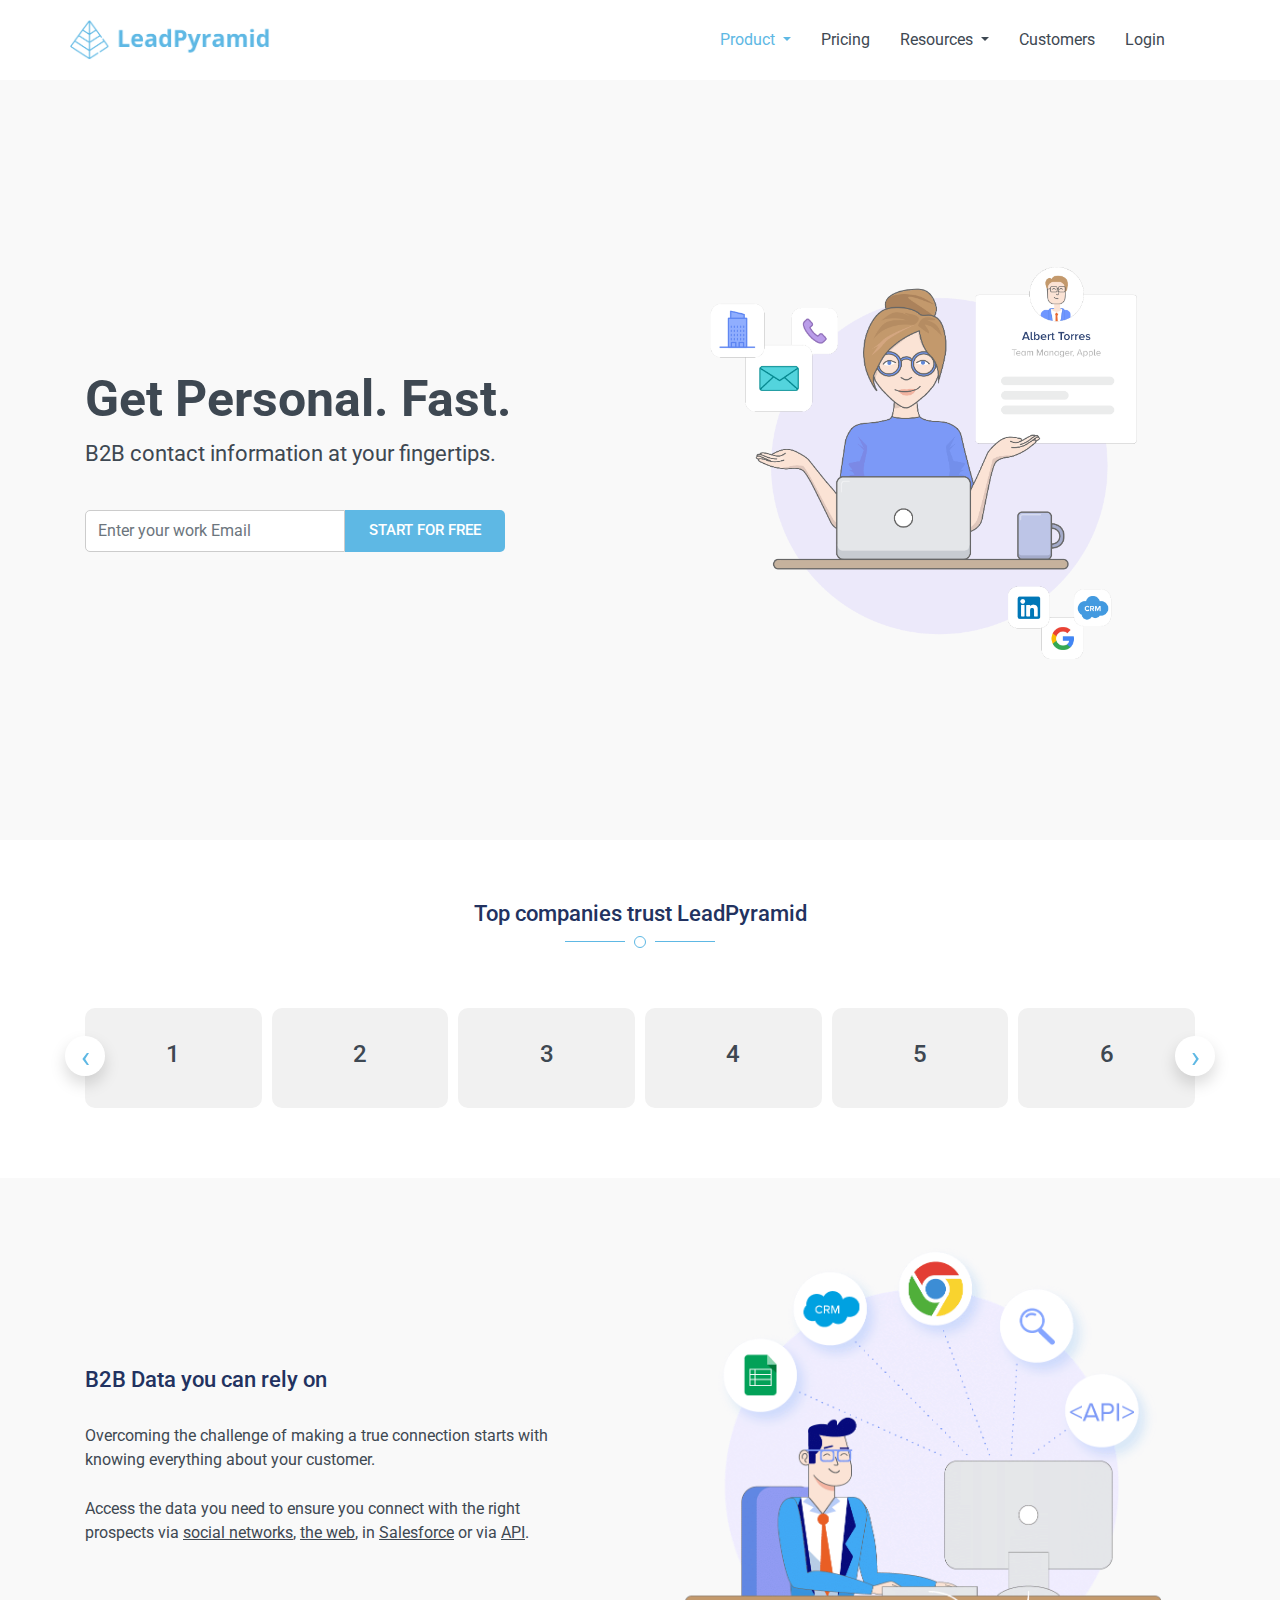
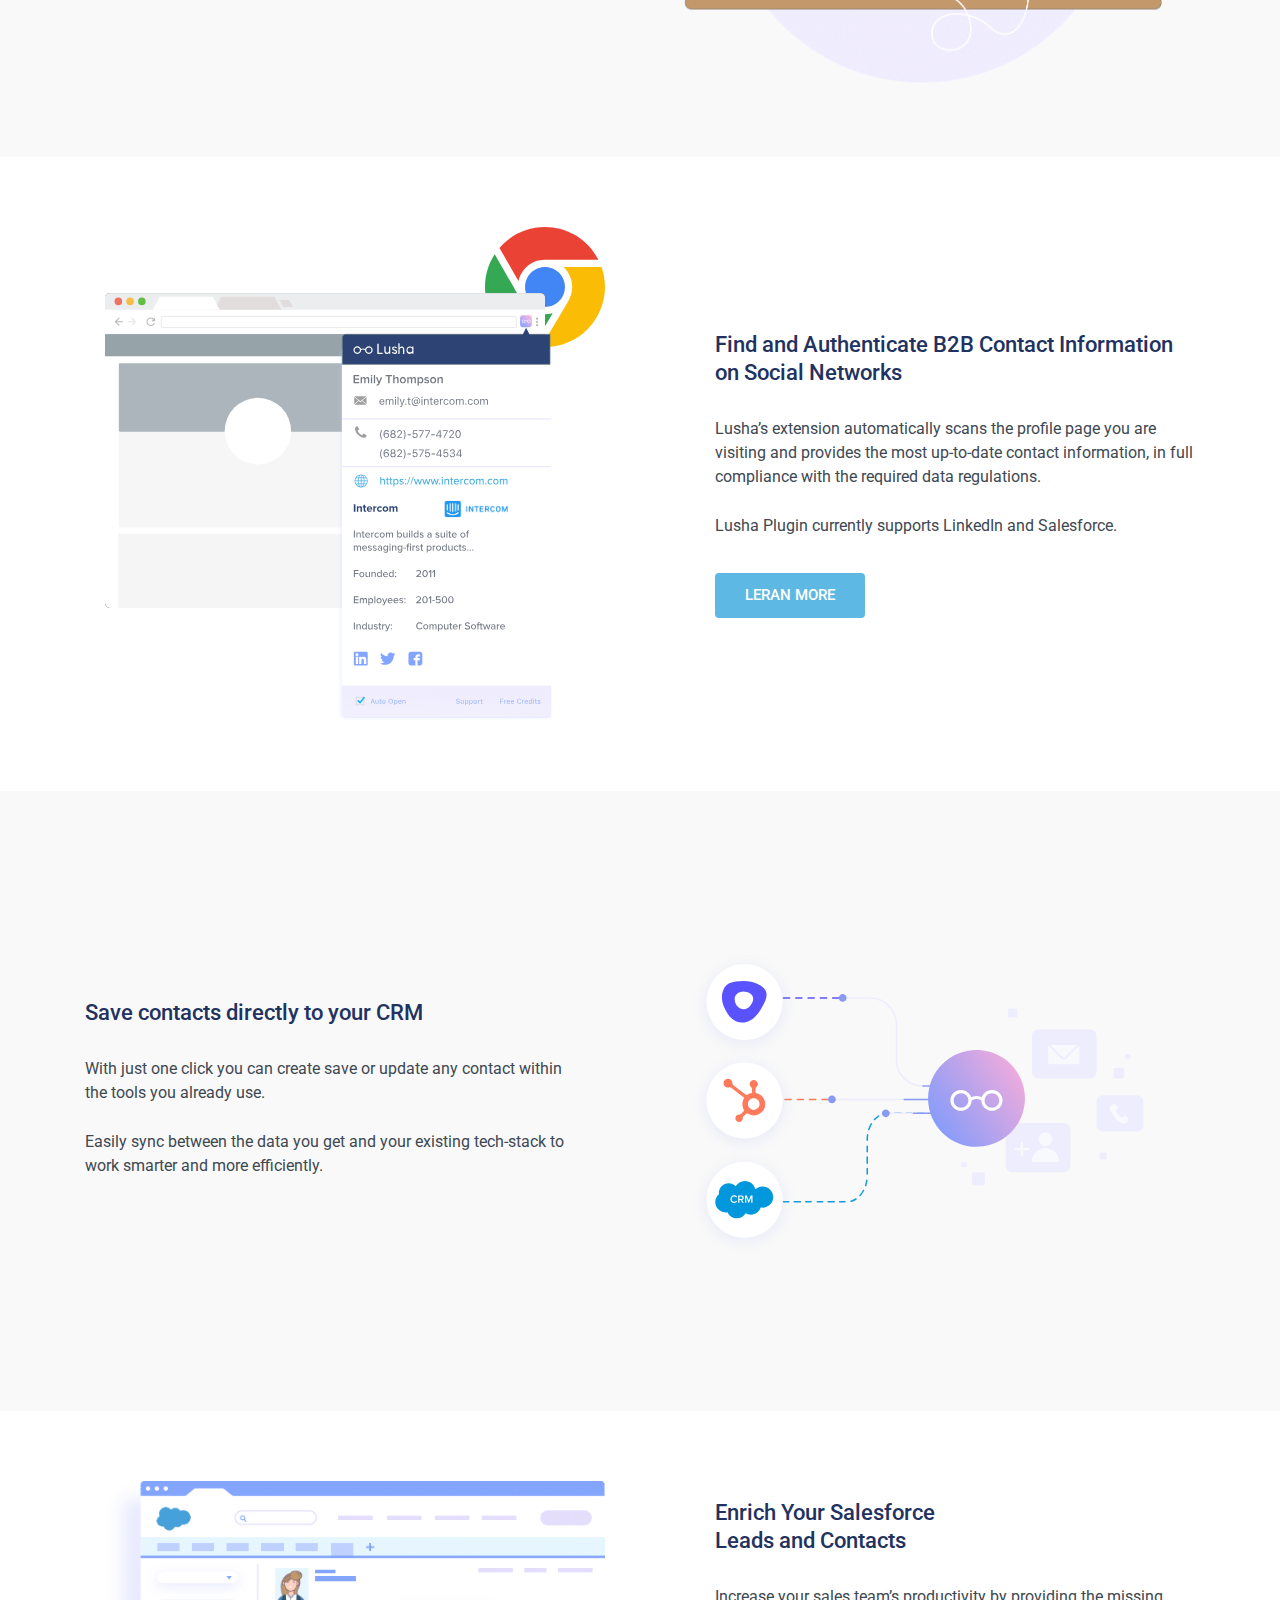
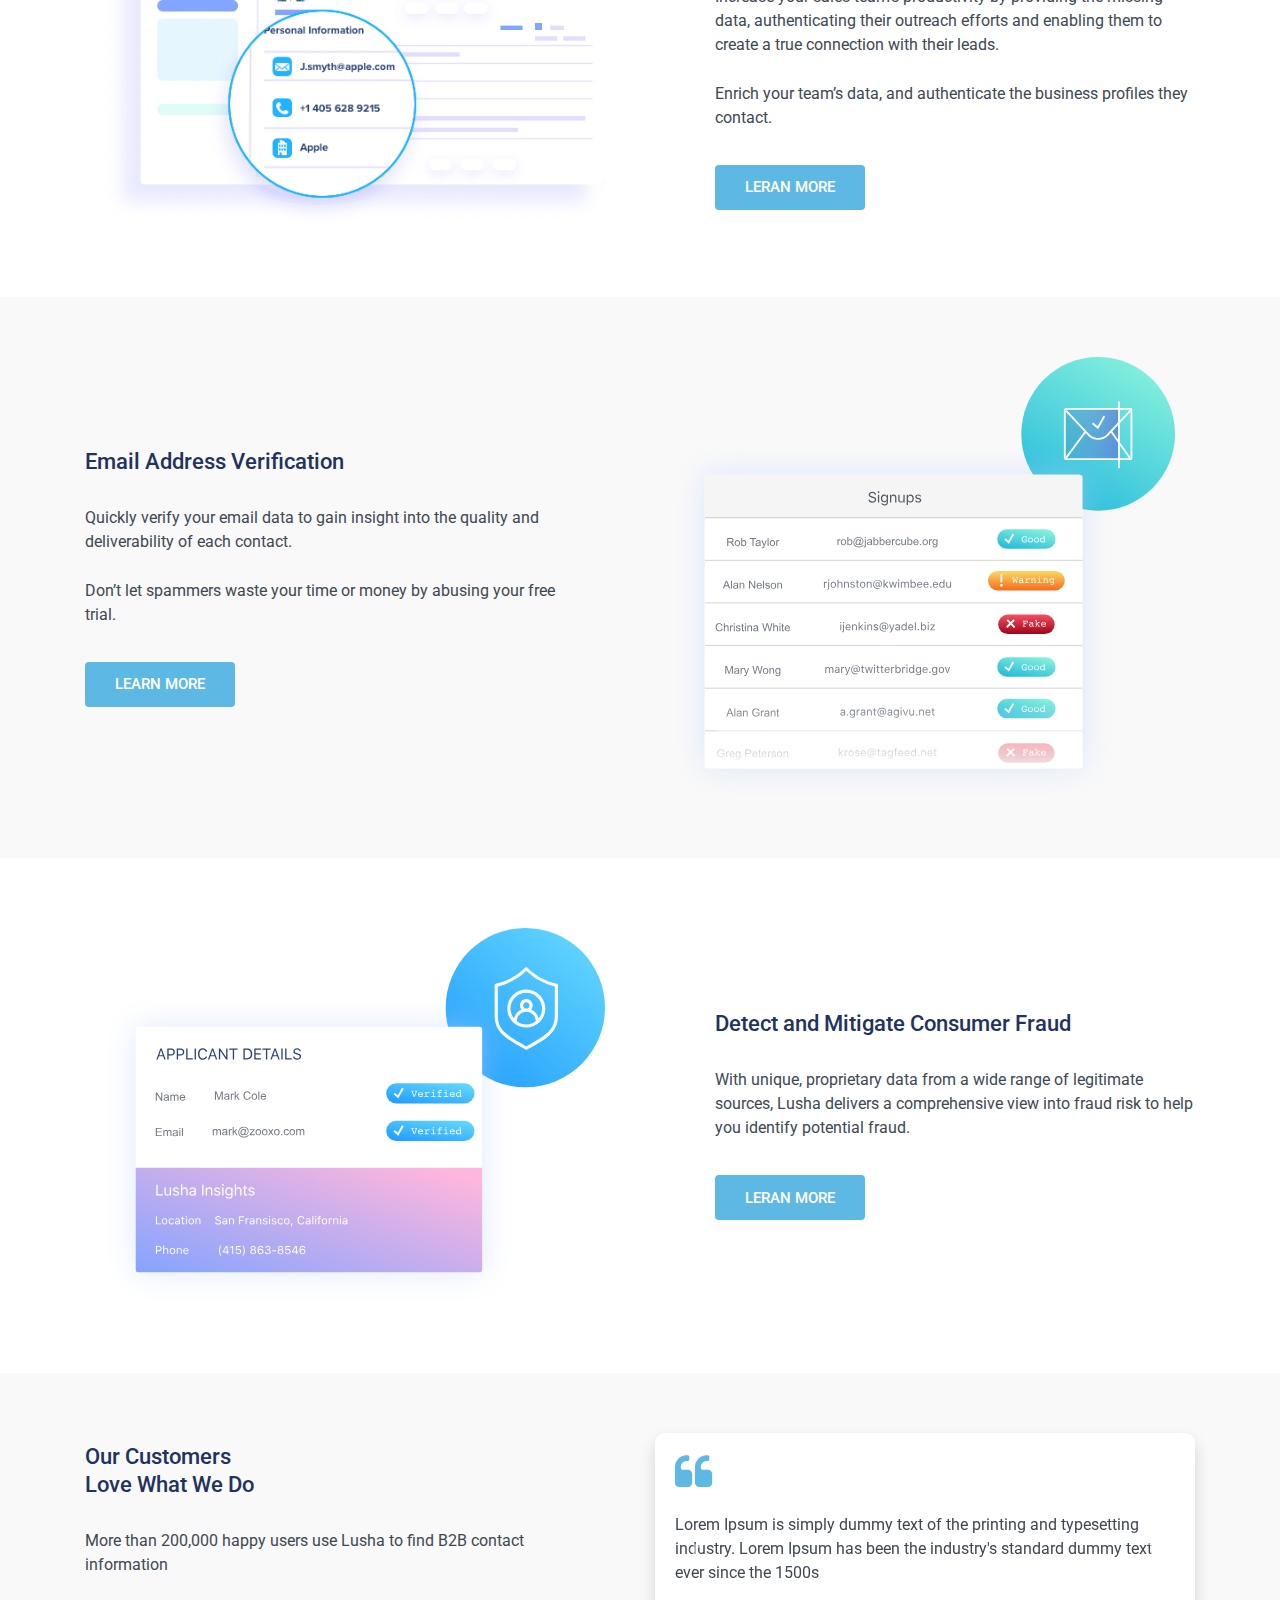
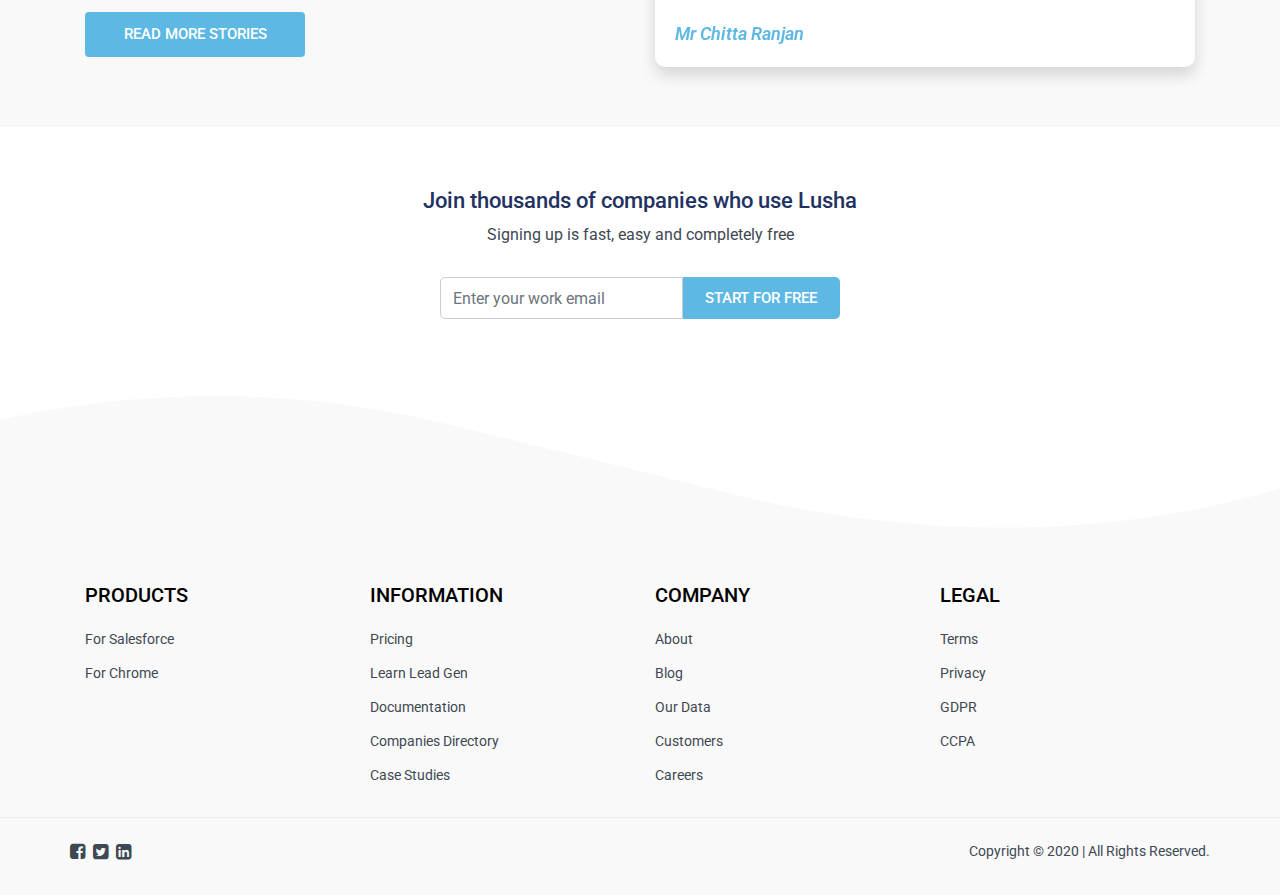
<file: index.html>
<!DOCTYPE html>
<html lang="en">

<head>
    <meta charset="UTF-8">
    <meta name="viewport" content="width=device-width, initial-scale=1.0">
    <title>LeadPyramid | Home</title>
    <link rel="stylesheet" href="assets/css/bootstrap.min.css">
    <link rel="stylesheet" href="assets/css/animated.css">
    <link rel="stylesheet" href="assets/css/style.css">
    <link rel="stylesheet" href="https://cdnjs.cloudflare.com/ajax/libs/OwlCarousel2/2.3.4/assets/owl.carousel.min.css">
    <link rel="stylesheet" href="https://cdnjs.cloudflare.com/ajax/libs/OwlCarousel2/2.3.4/assets/owl.theme.default.css">
    <link rel='stylesheet' href='https://cdnjs.cloudflare.com/ajax/libs/font-awesome/4.7.0/css/font-awesome.min.css'>
</head>
<header>
    <nav class="navbar navbar-expand-lg">
        <div class="container">
            <div class="row">
                <a class="navbar-brand" href="#">
                    <img src="assets/images/LeadPyramid.png" alt="">
                </a>
                <button class="navbar-toggler" type="button" data-toggle="collapse" data-target="#navbarSupportedContent" aria-controls="navbarSupportedContent" aria-expanded="false" aria-label="Toggle navigation">
                  <span class="navbar-toggler-icon"></span>
                </button>

                <div class="collapse navbar-collapse" style="justify-content: flex-end;" id="navbarSupportedContent">
                    <ul class="navbar-nav">
                        <li class="nav-item active dropdown">
                            <a class="nav-link dropdown-toggle" href="#" id="navbarDropdown" role="button" data-hover="dropdown" data-toggle="dropdown" aria-haspopup="true" aria-expanded="false">
                            Product
                        </a>
                            <div class="dropdown-menu" aria-labelledby="navbarDropdown">
                                <a class="dropdown-item" href="#">LeadPyramid for Chrome</a>
                                <a class="dropdown-item" href="#">LeadPyramid for Salesforce</a>
                            </div>
                        </li>
                        <li class="nav-item">
                            <a class="nav-link" href="#">Pricing</a>
                        </li>
                        <li class="nav-item dropdown">
                            <a class="nav-link dropdown-toggle" href="#" id="navbarDropdown" role="button" data-hover="dropdown" data-toggle="dropdown" aria-haspopup="true" aria-expanded="false">
                            Resources
                        </a>
                            <div class="dropdown-menu" aria-labelledby="navbarDropdown">
                                <a class="dropdown-item" href="#">Blog</a>
                                <a class="dropdown-item" href="#">Help Center</a>
                            </div>
                        </li>
                        <li class="nav-item">
                            <a class="nav-link" href="#">Customers</a>
                        </li>
                        <li class="nav-item">
                            <a class="nav-link" href="#">Login</a>
                        </li>
                    </ul>
                    <!-- <form class="form-inline my-2 my-lg-0">
                        <input class="form-control mr-sm-2" type="search" placeholder="Search" aria-label="Search">
                        <button class="btn btn-outline-success my-2 my-sm-0" type="submit">Search</button>
                    </form> -->
                </div>
            </div>
        </div>
    </nav>
</header>

<div class="home_top_sections">
    <div class="container">
        <div class="row">
            <div class="col-lg-6">
                <div class="Home_left_side">
                    <h1>Get Personal. Fast.</h1>
                    <p>B2B contact information at your fingertips.</p>
                    <form action="">
                        <input type="text" class="form-control" placeholder="Enter your work Email">
                        <button>Start for Free</button>
                    </form>
                </div>
            </div>
            <div class="col-lg-6">
                <div class="home_right_side randbg">
                    <!-- <img src="assets/images/Home/1.png" alt=""> -->
                </div>
            </div>
        </div>
    </div>
</div>

<div class="top_companies_sections">
    <div class="container">
        <div class="row">
            <div class="col-sm-12">
                <div class="companies_heading">
                    <h2>Top companies trust LeadPyramid</h2>
                    <span></span>
                </div>
            </div>
        </div>
        <div class="row">
            <div class="col-sm-12">
                <div class="owl-carousel owl-theme owl-loaded owl-drag">
                    <div class="owl-stage-outer">
                        <div class="owl-stage">
                            <div class="owl-item active">
                                <div class="item">
                                    <h4>1</h4>
                                </div>
                            </div>
                            <div class="owl-item">
                                <div class="item">
                                    <h4>2</h4>
                                </div>
                            </div>
                            <div class="owl-item">
                                <div class="item">
                                    <h4>3</h4>
                                </div>
                            </div>
                            <div class="owl-item">
                                <div class="item">
                                    <h4>4</h4>
                                </div>
                            </div>
                            <div class="owl-item">
                                <div class="item">
                                    <h4>5</h4>
                                </div>
                            </div>
                            <div class="owl-item">
                                <div class="item">
                                    <h4>6</h4>
                                </div>
                            </div>
                            <div class="owl-item">
                                <div class="item">
                                    <h4>7</h4>
                                </div>
                            </div>
                            <div class="owl-item">
                                <div class="item">
                                    <h4>8</h4>
                                </div>
                            </div>
                            <div class="owl-item">
                                <div class="item">
                                    <h4>9</h4>
                                </div>
                            </div>
                            <div class="owl-item">
                                <div class="item">
                                    <h4>10</h4>
                                </div>
                            </div>
                            <div class="owl-item">
                                <div class="item">
                                    <h4>11</h4>
                                </div>
                            </div>
                            <div class="owl-item">
                                <div class="item">
                                    <h4>12</h4>
                                </div>
                            </div>
                        </div>
                    </div>
                </div>
            </div>
        </div>
    </div>
</div>

<div class="business_two_business_sections">
    <div class="container">
        <div class="row">
            <div class="col-lg-6">
                <div class="BtwoB_left_side">
                    <h2>B2B Data you can rely on</h2>
                    <p>Overcoming the challenge of making a true connection starts with knowing everything about your customer.</p>
                    <p>Access the data you need to ensure you connect with the right prospects via <a href="">social networks</a>, <a href="">the web</a>, in <a href="">Salesforce</a> or via <a href="">API</a>.</p>
                </div>
            </div>
            <div class="col-lg-6">
                <div class="BtwoB_right_side">
                    <img src="assets/images/Home/3.png" alt="">
                </div>
            </div>
        </div>
    </div>
</div>

<div class="business_two_business_sections background_color_white">
    <div class="container">
        <div class="row">
            <div class="col-lg-6">
                <div class="BtwoB_right_side">
                    <img src="assets/images/Home/4.svg" alt="">
                </div>
            </div>

            <div class="col-lg-6">
                <div class="BtwoB_left_side">
                    <h2>Find and Authenticate B2B Contact Information on Social Networks</h2>
                    <p>Lusha’s extension automatically scans the profile page you are visiting and provides the most up-to-date contact information, in full compliance with the required data regulations.</p>
                    <p>Lusha Plugin currently supports LinkedIn and Salesforce.</p>
                    <button>Leran More</button>
                </div>
            </div>
        </div>
    </div>
</div>

<div class="business_two_business_sections">
    <div class="container">
        <div class="row">
            <div class="col-lg-6">
                <div class="BtwoB_left_side">
                    <h2>Save contacts directly to your CRM</h2>
                    <p>With just one click you can create save or update any contact within the tools you already use.</p>
                    <p>Easily sync between the data you get and your existing tech-stack to work smarter and more efficiently.</p>
                </div>
            </div>
            <div class="col-lg-6">
                <div class="BtwoB_right_side">
                    <img src="assets/images/Home/5.svg" alt="">
                </div>
            </div>
        </div>
    </div>
</div>

<div class="business_two_business_sections background_color_white">
    <div class="container">
        <div class="row">
            <div class="col-lg-6">
                <div class="BtwoB_right_side">
                    <img src="assets/images/Home/6.png" alt="">
                </div>
            </div>

            <div class="col-lg-6">
                <div class="BtwoB_left_side">
                    <h2>Enrich Your Salesforce <br /> Leads and Contacts</h2>
                    <p>Increase your sales team’s productivity by providing the missing data, authenticating their outreach efforts and enabling them to create a true connection with their leads.</p>
                    <p>Enrich your team’s data, and authenticate the business profiles they contact.</p>
                    <button>Leran More</button>
                </div>
            </div>
        </div>
    </div>
</div>

<div class="business_two_business_sections">
    <div class="container">
        <div class="row">
            <div class="col-lg-6">
                <div class="BtwoB_left_side">
                    <h2>Email Address Verification</h2>
                    <p>Quickly verify your email data to gain insight into the quality and deliverability of each contact.</p>
                    <p>Don’t let spammers waste your time or money by abusing your free trial.</p>
                    <button>Learn More</button>
                </div>
            </div>
            <div class="col-lg-6">
                <div class="BtwoB_right_side">
                    <img src="assets/images/Home/HP-Email-Verify.svg" alt="">
                </div>
            </div>
        </div>
    </div>
</div>

<div class="business_two_business_sections background_color_white">
    <div class="container">
        <div class="row">
            <div class="col-lg-6">
                <div class="BtwoB_right_side">
                    <img src="assets/images/Home/HP-Fraud.svg" alt="">
                </div>
            </div>

            <div class="col-lg-6">
                <div class="BtwoB_left_side">
                    <h2>Detect and Mitigate Consumer Fraud</h2>
                    <p>With unique, proprietary data from a wide range of legitimate sources, Lusha delivers a comprehensive view into fraud risk to help you identify potential fraud.</p>
                    <button>Leran More</button>
                </div>
            </div>
        </div>
    </div>
</div>

<div class="business_two_business_sections">
    <div class="container">
        <div class="row">
            <div class="col-lg-6">
                <div class="BtwoB_left_side">
                    <h2>Our Customers<br />Love What We Do</h2>
                    <p>More than 200,000 happy users use Lusha to find B2B contact information</p>
                    <button style="width: 220px;">Read More Stories</button>
                </div>
            </div>
            <div class="col-lg-6">
                <div class="BtwoB_right_side testimonail_slider">
                    <div id="clientsFeedback" class="carousel slide" data-ride="carousel">

                        <!-- Indicators -->
                        <ul class="carousel-indicators">
                            <li data-target="#clientsFeedback" data-slide-to="0" class="active"></li>
                            <li data-target="#clientsFeedback" data-slide-to="1"></li>
                            <li data-target="#clientsFeedback" data-slide-to="2"></li>
                        </ul>

                        <!-- The slideshow -->
                        <div class="carousel-inner">
                            <div class="carousel-item active">
                                <i class="fa fa-quote-left" aria-hidden="true"></i>
                                <p>Lorem Ipsum is simply dummy text of the printing and typesetting industry. Lorem Ipsum has been the industry's standard dummy text ever since the 1500s</p>
                                <div class="client_name">
                                    <p>Mr Chitta Ranjan</p>
                                </div>
                            </div>

                            <div class="carousel-item">
                                <i class="fa fa-quote-left" aria-hidden="true"></i>
                                <p>Lorem Ipsum is simply dummy text of the printing and typesetting industry. Lorem Ipsum has been the industry's standard dummy text ever since the 1500s</p>
                                <div class="client_name">
                                    <p>Mr Rashmi Das</p>
                                </div>
                            </div>

                            <div class="carousel-item">
                                <i class="fa fa-quote-left" aria-hidden="true"></i>
                                <p>Lorem Ipsum is simply dummy text of the printing and typesetting industry. Lorem Ipsum has been the industry's standard dummy text ever since the 1500s</p>
                                <div class="client_name">
                                    <p>Shahbaz Akhtar</p>
                                </div>
                            </div>
                        </div>

                        <!-- Left and right controls -->
                        <a class="carousel-control-prev" href="#clientsFeedback" data-slide="prev">
                            <span class="carousel-control-prev-icon"></span>
                        </a>
                        <a class="carousel-control-next" href="#clientsFeedback" data-slide="next">
                            <span class="carousel-control-next-icon"></span>
                        </a>
                    </div>
                </div>
            </div>
        </div>
    </div>
</div>

<div class="start_for_free_section">
    <div class="container">
        <div class="row">
            <div class="col-sm-12">
                <div class="free_contents">
                    <h2>Join thousands of companies who use Lusha</h2>
                    <p>Signing up is fast, easy and completely free</p>
                    <form action="">
                        <input type="text" class="form-control" placeholder="Enter your work email">
                        <button>Start for Free</button>
                    </form>
                </div>
            </div>
        </div>
    </div>
</div>
<footer>
    <svg width="100%" height="134" class="page-foot__background">
        <defs>
        <pattern id="footer" x="750px" y="0" width="1501" height="134" patternUnits="userSpaceOnUse" viewBox="0 0 3002 268">
        <path d="M3001,115.5c-0.2,0-0.3,0.1-0.5,0.1c-63.1,17.3-124.8,40.8-187,61.5c-529,171-1031,45-1139,18l-430-106 c-90-22-180-45-271-60C653.8-26.3,308.7,3.5,3,112.7l-2,0.7l-1,0.4V268h1v0.1h2l2997.5-0.1h0.5h1V115.2L3001,115.5z"></path>
        </pattern>
        <rect id="rect" x="-50%" y="0" width="100%" height="100%" fill="url(#footer)"></rect>
        </defs>
        <use class="page-foot__background--desktop" xlink:href="#rect" x="50%" y="0"></use>
        </svg>
    <div class="container">
        <div class="row">
            <div class="col-lg-3 col-md-6">
                <div class="footer_cards">
                    <h3>PRODUCTS</h3>
                    <ul>
                        <li><a href="">For Salesforce</a></li>
                        <li><a href="">For Chrome</a></li>
                    </ul>
                </div>
            </div>

            <div class="col-lg-3 col-md-6">
                <div class="footer_cards">
                    <h3>INFORMATION</h3>
                    <ul>
                        <li><a href="">Pricing</a></li>
                        <li><a href="">Learn Lead Gen</a></li>
                        <li><a href="">Documentation</a></li>
                        <li><a href="">Companies Directory</a></li>
                        <li><a href="">Case Studies</a></li>
                    </ul>
                </div>
            </div>

            <div class="col-lg-3 col-md-6">
                <div class="footer_cards">
                    <h3>COMPANY</h3>
                    <ul>
                        <li><a href="">About</a></li>
                        <li><a href="">Blog</a></li>
                        <li><a href="">Our Data</a></li>
                        <li><a href="">Customers</a></li>
                        <li><a href="">Careers</a></li>
                    </ul>
                </div>
            </div>

            <div class="col-lg-3 col-md-6">
                <div class="footer_cards">
                    <h3>LEGAL</h3>
                    <ul>
                        <li><a href="">Terms</a></li>
                        <li><a href="">Privacy</a></li>
                        <li><a href="">GDPR</a></li>
                        <li><a href="">CCPA</a></li>
                    </ul>
                </div>
            </div>


        </div>
    </div>
    <div class="sub-footer">
        <div class="container">
            <div class="row">
                <div class="socail_media">
                    <ul>
                        <li>
                            <a href=""><i class="fa fa-facebook-square" aria-hidden="true"></i></a>
                        </li>
                        <li>
                            <a href=""><i class="fa fa-twitter-square" aria-hidden="true"></i></a>
                        </li>
                        <li>
                            <a href=""><i class="fa fa-linkedin-square" aria-hidden="true"></i></a>
                        </li>
                    </ul>
                </div>
                <div class="copy_right_text">
                    <p>Copyright © 2020 | All Rights Reserved.</p>
                </div>
            </div>
        </div>
    </div>
</footer>

<body>

</body>
<script src="assets/js/jquery.min.js"></script>
<script src="assets/js/popper.js"></script>
<script src="assets/js/bootstrap.min.js"></script>
<script type="text/javascript" src="https://cdnjs.cloudflare.com/ajax/libs/OwlCarousel2/2.3.4/owl.carousel.js"></script>
<script src="assets/js/wow.js"></script>
<!-- <script src="assets/js/rand.bg.js"></script> -->
<script>
    new WOW().init();
    // $(".randbg").RandBG();
    $('.owl-carousel').owlCarousel({
        loop: true,
        margin: 10,
        dots: false,
        nav: true,
        autoplay: true,
        smartSpeed: 3000,
        autoplayTimeout: 7000,
        responsive: {
            0: {
                items: 2
            },
            600: {
                items: 4
            },
            1000: {
                items: 6
            }
        }
    })
</script>

</html>
</file>
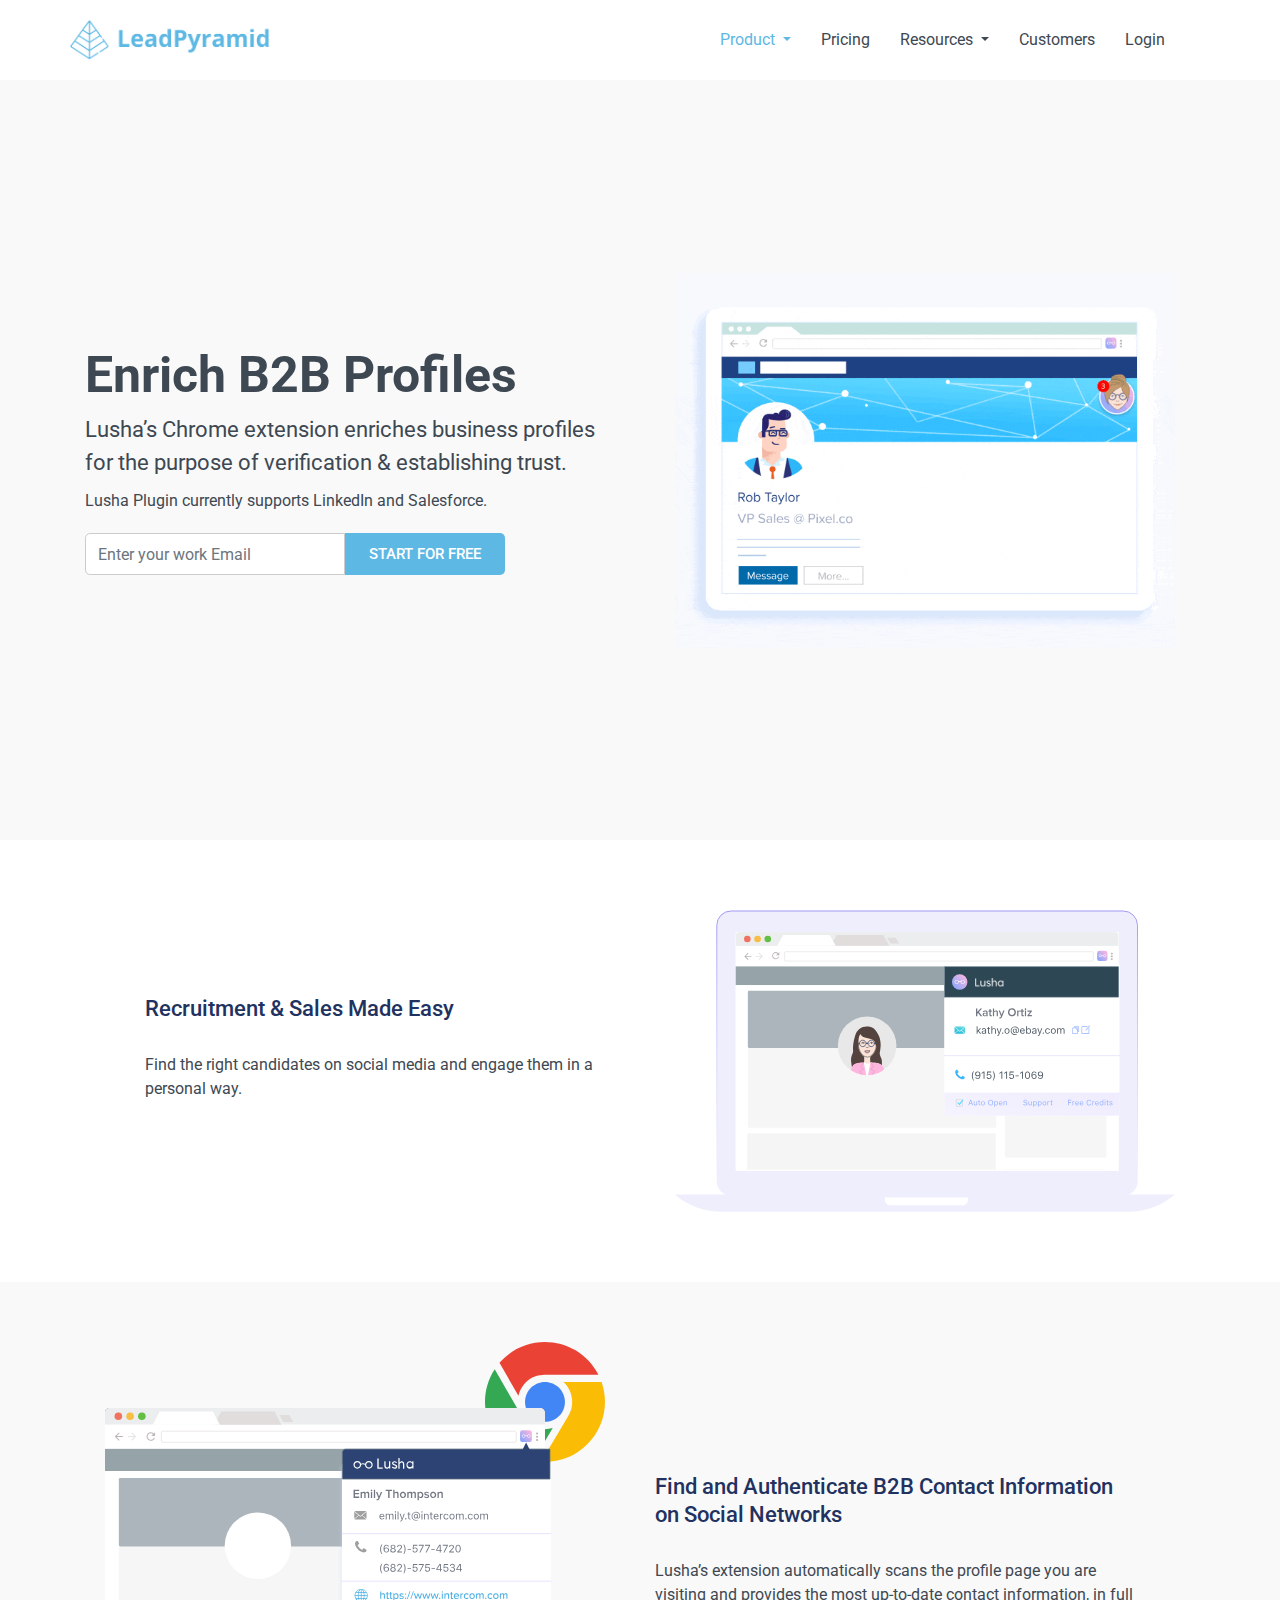
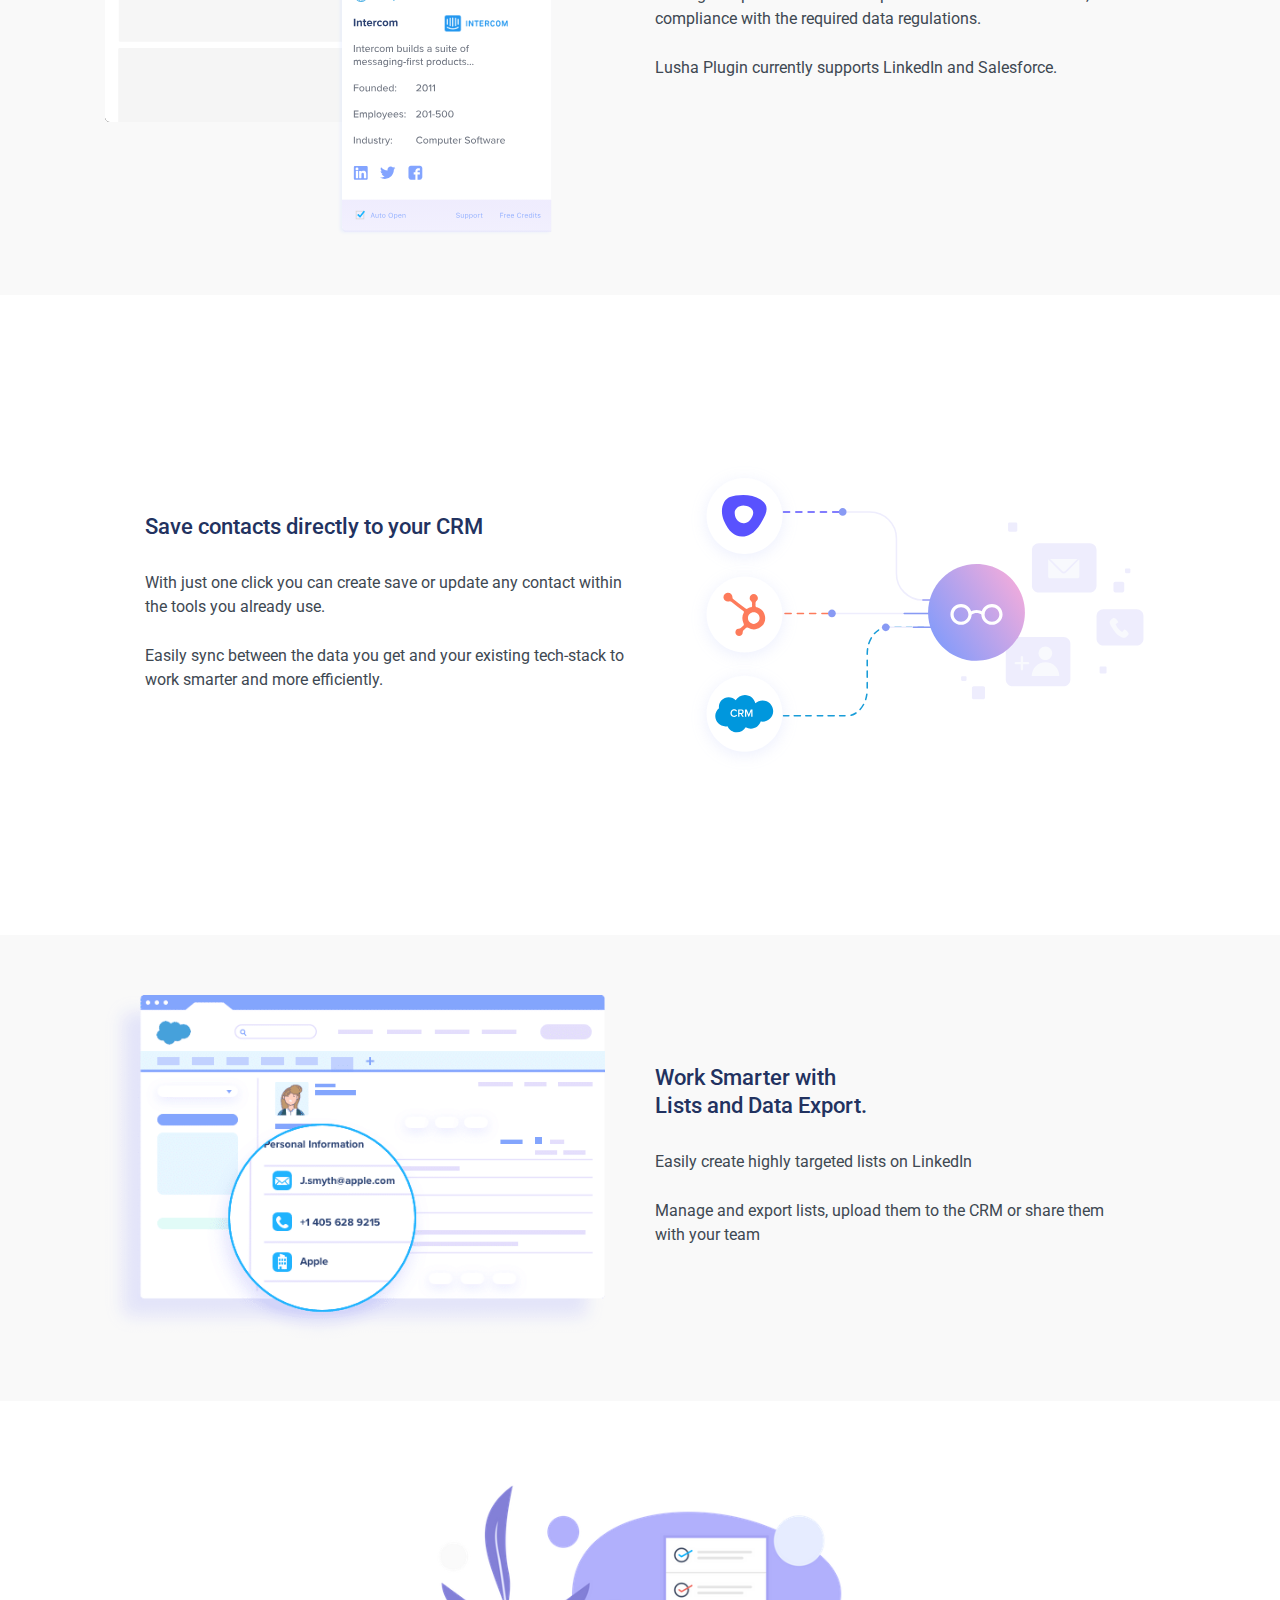
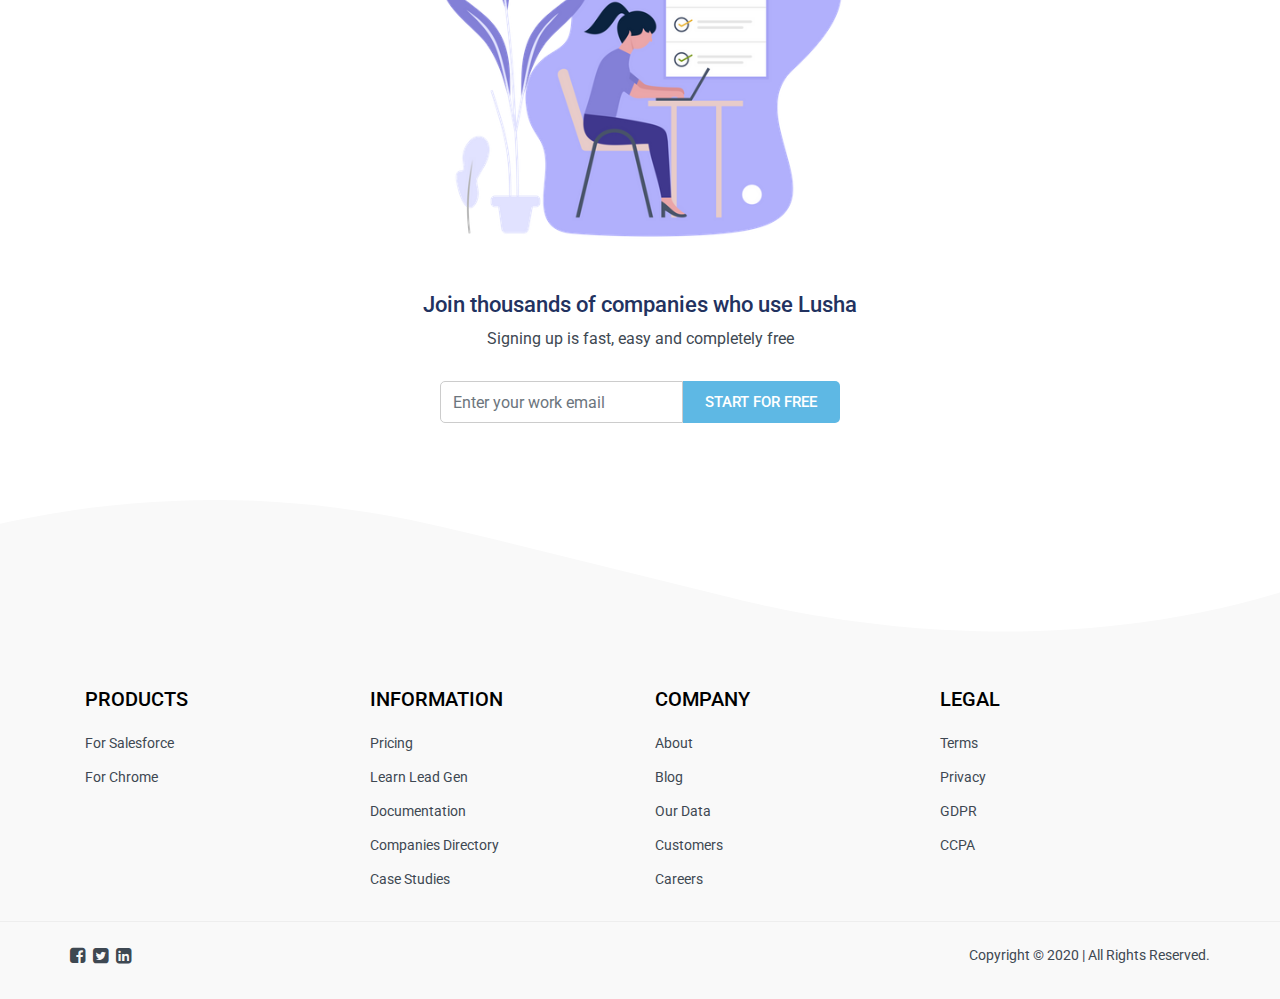
<file: chrome-extension.html>
<!DOCTYPE html>
<html lang="en">

<head>
    <meta charset="UTF-8">
    <meta name="viewport" content="width=device-width, initial-scale=1.0">
    <title>LeadPyramid | Home</title>
    <link rel="stylesheet" href="assets/css/bootstrap.min.css">
    <link rel="stylesheet" href="assets/css/animated.css">
    <link rel="stylesheet" href="assets/css/style.css">
    <link rel="stylesheet" href="https://cdnjs.cloudflare.com/ajax/libs/OwlCarousel2/2.3.4/assets/owl.carousel.min.css">
    <link rel="stylesheet" href="https://cdnjs.cloudflare.com/ajax/libs/OwlCarousel2/2.3.4/assets/owl.theme.default.css">
    <link rel='stylesheet' href='https://cdnjs.cloudflare.com/ajax/libs/font-awesome/4.7.0/css/font-awesome.min.css'>
</head>
<header>
    <nav class="navbar navbar-expand-lg">
        <div class="container">
            <div class="row">
                <a class="navbar-brand" href="#">
                    <img src="assets/images/LeadPyramid.png" alt="">
                </a>
                <button class="navbar-toggler" type="button" data-toggle="collapse" data-target="#navbarSupportedContent" aria-controls="navbarSupportedContent" aria-expanded="false" aria-label="Toggle navigation">
                  <span class="navbar-toggler-icon"></span>
                </button>

                <div class="collapse navbar-collapse" style="justify-content: flex-end;" id="navbarSupportedContent">
                    <ul class="navbar-nav">
                        <li class="nav-item active dropdown">
                            <a class="nav-link dropdown-toggle" href="#" id="navbarDropdown" role="button" data-hover="dropdown" data-toggle="dropdown" aria-haspopup="true" aria-expanded="false">
                            Product
                        </a>
                            <div class="dropdown-menu" aria-labelledby="navbarDropdown">
                                <a class="dropdown-item" href="#">LeadPyramid for Chrome</a>
                                <a class="dropdown-item" href="#">LeadPyramid for Salesforce</a>
                            </div>
                        </li>
                        <li class="nav-item">
                            <a class="nav-link" href="#">Pricing</a>
                        </li>
                        <li class="nav-item dropdown">
                            <a class="nav-link dropdown-toggle" href="#" id="navbarDropdown" role="button" data-hover="dropdown" data-toggle="dropdown" aria-haspopup="true" aria-expanded="false">
                            Resources
                        </a>
                            <div class="dropdown-menu" aria-labelledby="navbarDropdown">
                                <a class="dropdown-item" href="#">Blog</a>
                                <a class="dropdown-item" href="#">Help Center</a>
                            </div>
                        </li>
                        <li class="nav-item">
                            <a class="nav-link" href="#">Customers</a>
                        </li>
                        <li class="nav-item">
                            <a class="nav-link" href="#">Login</a>
                        </li>
                    </ul>
                    <!-- <form class="form-inline my-2 my-lg-0">
                        <input class="form-control mr-sm-2" type="search" placeholder="Search" aria-label="Search">
                        <button class="btn btn-outline-success my-2 my-sm-0" type="submit">Search</button>
                    </form> -->
                </div>
            </div>
        </div>
    </nav>
</header>

<div class="home_top_sections chrome_extension_top">
    <div class="container">
        <div class="row">
            <div class="col-lg-6">
                <div class="Home_left_side">
                    <h1>Enrich B2B Profiles</h1>
                    <p>Lusha’s Chrome extension enriches business profiles for the purpose of verification & establishing trust.</p>
                    <span>Lusha Plugin currently supports LinkedIn and Salesforce.</span>
                    <form action="">
                        <input type="text" class="form-control" placeholder="Enter your work Email">
                        <button>Start for Free</button>
                    </form>
                </div>
            </div>
            <div class="col-lg-6">
                <div class="home_right_side">
                    <img src="assets/images/lusha-vid-v3-no-social-icons.gif" alt="">
                </div>
            </div>
        </div>
    </div>
</div>


<div class="business_two_business_sections background_color_white">
    <div class="container">
        <div class="row">
            <div class="col-lg-6">
                <div class="BtwoB_left_side">
                    <h2>Recruitment & Sales Made Easy</h2>
                    <p>Find the right candidates on social media and engage them in a personal way.</p>
                </div>
            </div>
            <div class="col-lg-6">
                <div class="BtwoB_right_side">
                    <img src="assets/images/ChromePage-Main01-no_Gmail@3x.svg" alt="">
                </div>
            </div>
        </div>
    </div>
</div>

<div class="business_two_business_sections">
    <div class="container">
        <div class="row">
            <div class="col-lg-6">
                <div class="BtwoB_right_side">
                    <img src="assets/images/Home/4.svg" alt="">
                </div>
            </div>

            <div class="col-lg-6">
                <div class="BtwoB_left_side">
                    <h2>Find and Authenticate B2B Contact Information on Social Networks</h2>
                    <p>Lusha’s extension automatically scans the profile page you are visiting and provides the most up-to-date contact information, in full compliance with the required data regulations.</p>
                    <p>Lusha Plugin currently supports LinkedIn and Salesforce.</p>
                    <!-- <button>Leran More</button> -->
                </div>
            </div>
        </div>
    </div>
</div>

<div class="business_two_business_sections  background_color_white">
    <div class="container">
        <div class="row">
            <div class="col-lg-6">
                <div class="BtwoB_left_side">
                    <h2>Save contacts directly to your CRM</h2>
                    <p>With just one click you can create save or update any contact within the tools you already use.</p>
                    <p>Easily sync between the data you get and your existing tech-stack to work smarter and more efficiently.</p>
                </div>
            </div>
            <div class="col-lg-6">
                <div class="BtwoB_right_side">
                    <img src="assets/images/Home/5.svg" alt="">
                </div>
            </div>
        </div>
    </div>
</div>

<div class="business_two_business_sections">
    <div class="container">
        <div class="row">
            <div class="col-lg-6">
                <div class="BtwoB_right_side">
                    <img src="assets/images/Home/6.png" alt="">
                </div>
            </div>

            <div class="col-lg-6">
                <div class="BtwoB_left_side">
                    <h2>Work Smarter with<br />Lists and Data Export.</h2>
                    <p>Easily create highly targeted lists on LinkedIn</p>
                    <p>Manage and export lists, upload them to the CRM or share them with your team</p>
                    <!-- <button>Leran More</button> -->
                </div>
            </div>
        </div>
    </div>
</div>



<div class="start_for_free_section">
    <div class="container">
        <div class="row">
            <div class="col-sm-12">
                <div class="free_contents">
                    <img src="assets/images/Home/9.webp" alt="">
                    <h2>Join thousands of companies who use Lusha</h2>
                    <p>Signing up is fast, easy and completely free</p>
                    <form action="">
                        <input type="text" class="form-control" placeholder="Enter your work email">
                        <button>Start for Free</button>
                    </form>
                </div>
            </div>
        </div>
    </div>
</div>
<footer>
    <svg width="100%" height="134" class="page-foot__background">
        <defs>
        <pattern id="footer" x="750px" y="0" width="1501" height="134" patternUnits="userSpaceOnUse" viewBox="0 0 3002 268">
        <path d="M3001,115.5c-0.2,0-0.3,0.1-0.5,0.1c-63.1,17.3-124.8,40.8-187,61.5c-529,171-1031,45-1139,18l-430-106 c-90-22-180-45-271-60C653.8-26.3,308.7,3.5,3,112.7l-2,0.7l-1,0.4V268h1v0.1h2l2997.5-0.1h0.5h1V115.2L3001,115.5z"></path>
        </pattern>
        <rect id="rect" x="-50%" y="0" width="100%" height="100%" fill="url(#footer)"></rect>
        </defs>
        <use class="page-foot__background--desktop" xlink:href="#rect" x="50%" y="0"></use>
        </svg>
    <div class="container">
        <div class="row">
            <div class="col-lg-3 col-md-6">
                <div class="footer_cards">
                    <h3>PRODUCTS</h3>
                    <ul>
                        <li><a href="">For Salesforce</a></li>
                        <li><a href="">For Chrome</a></li>
                    </ul>
                </div>
            </div>

            <div class="col-lg-3 col-md-6">
                <div class="footer_cards">
                    <h3>INFORMATION</h3>
                    <ul>
                        <li><a href="">Pricing</a></li>
                        <li><a href="">Learn Lead Gen</a></li>
                        <li><a href="">Documentation</a></li>
                        <li><a href="">Companies Directory</a></li>
                        <li><a href="">Case Studies</a></li>
                    </ul>
                </div>
            </div>

            <div class="col-lg-3 col-md-6">
                <div class="footer_cards">
                    <h3>COMPANY</h3>
                    <ul>
                        <li><a href="">About</a></li>
                        <li><a href="">Blog</a></li>
                        <li><a href="">Our Data</a></li>
                        <li><a href="">Customers</a></li>
                        <li><a href="">Careers</a></li>
                    </ul>
                </div>
            </div>

            <div class="col-lg-3 col-md-6">
                <div class="footer_cards">
                    <h3>LEGAL</h3>
                    <ul>
                        <li><a href="">Terms</a></li>
                        <li><a href="">Privacy</a></li>
                        <li><a href="">GDPR</a></li>
                        <li><a href="">CCPA</a></li>
                    </ul>
                </div>
            </div>


        </div>
    </div>
    <div class="sub-footer">
        <div class="container">
            <div class="row">
                <div class="socail_media">
                    <ul>
                        <li>
                            <a href=""><i class="fa fa-facebook-square" aria-hidden="true"></i></a>
                        </li>
                        <li>
                            <a href=""><i class="fa fa-twitter-square" aria-hidden="true"></i></a>
                        </li>
                        <li>
                            <a href=""><i class="fa fa-linkedin-square" aria-hidden="true"></i></a>
                        </li>
                    </ul>
                </div>
                <div class="copy_right_text">
                    <p>Copyright © 2020 | All Rights Reserved.</p>
                </div>
            </div>
        </div>
    </div>
</footer>

<body>

</body>
<script src="assets/js/jquery.min.js"></script>
<script src="assets/js/popper.js"></script>
<script src="assets/js/bootstrap.min.js"></script>
<script type="text/javascript" src="https://cdnjs.cloudflare.com/ajax/libs/OwlCarousel2/2.3.4/owl.carousel.js"></script>
<script src="assets/js/wow.js"></script>
<!-- <script src="assets/js/rand.bg.js"></script> -->
<script>
    new WOW().init();
    // $(".randbg").RandBG();
    $('.owl-carousel').owlCarousel({
        loop: true,
        margin: 10,
        dots: false,
        nav: true,
        autoplay: true,
        smartSpeed: 3000,
        autoplayTimeout: 7000,
        responsive: {
            0: {
                items: 2
            },
            600: {
                items: 4
            },
            1000: {
                items: 6
            }
        }
    })
</script>

</html>
</file>
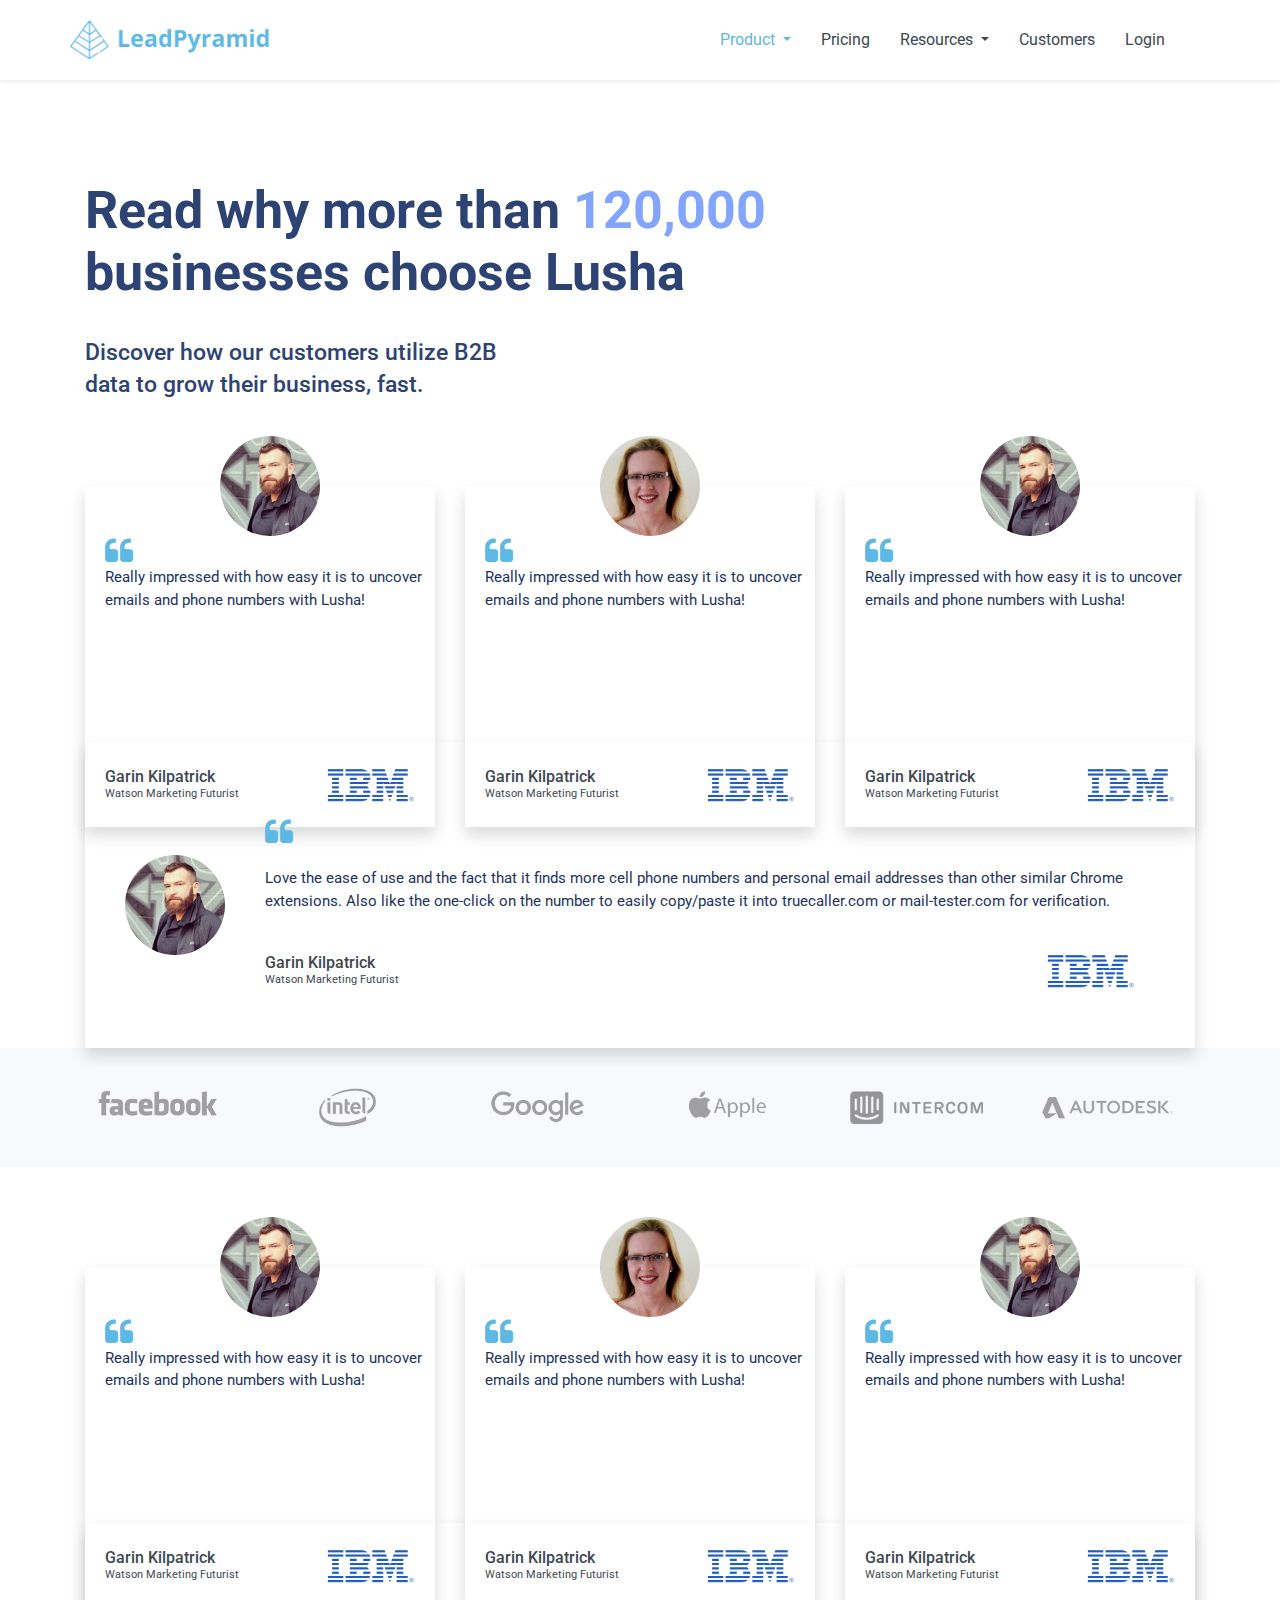
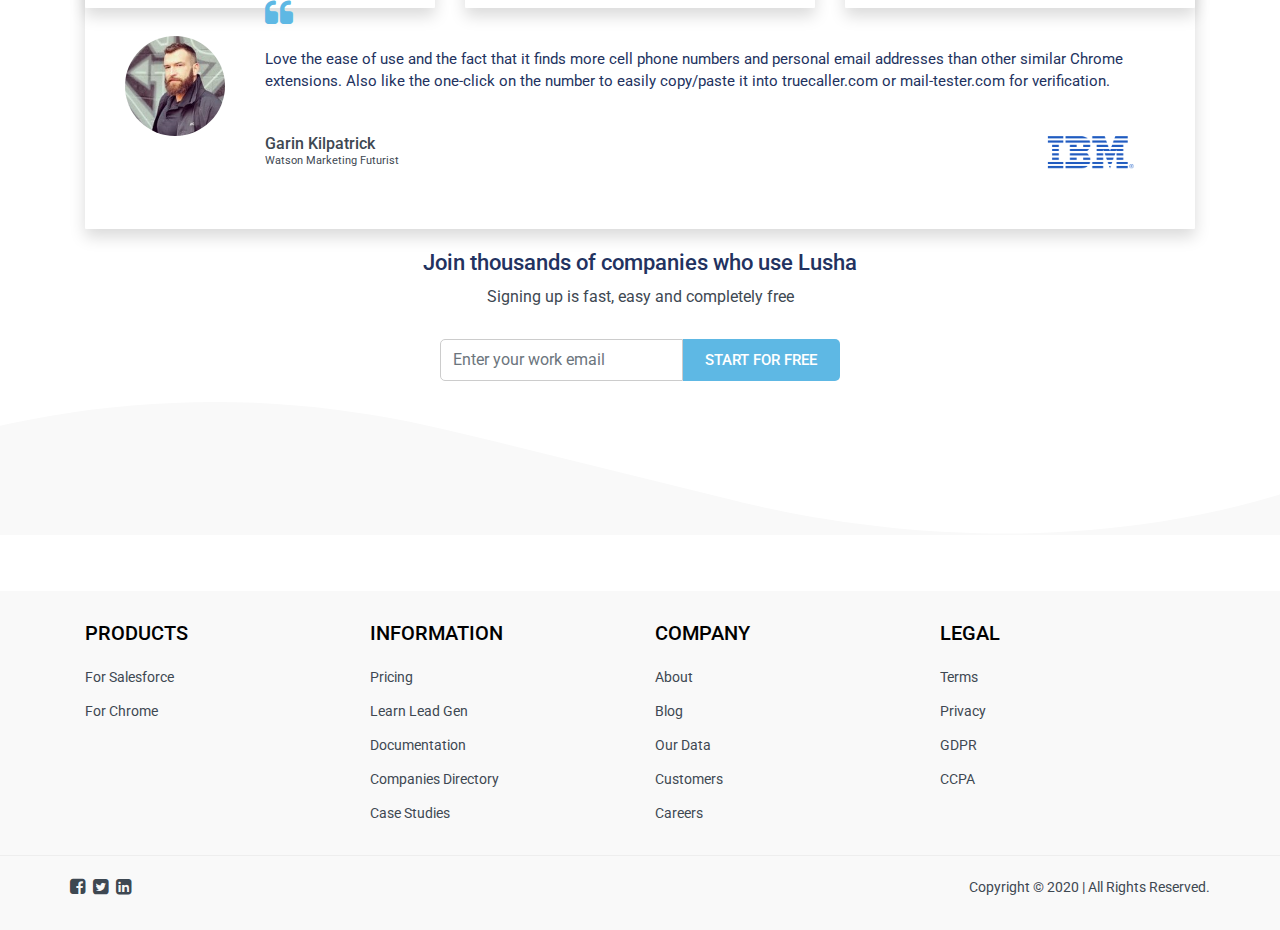
<file: customer.html>
<!DO    CTYPE html>
<html lang="en">

<head>
    <meta charset="UTF-8">
    <meta name="viewport" content="width=device-width, initial-scale=1.0">
    <title>LeadPyramid | Home</title>
    <link rel="stylesheet" href="assets/css/bootstrap.min.css">
    <link rel="stylesheet" href="assets/css/animated.css">
    <link rel="stylesheet" href="assets/css/style.css">
    <link rel="stylesheet" href="https://cdnjs.cloudflare.com/ajax/libs/OwlCarousel2/2.3.4/assets/owl.carousel.min.css">
    <link rel="stylesheet" href="https://cdnjs.cloudflare.com/ajax/libs/OwlCarousel2/2.3.4/assets/owl.theme.default.css">
    <link rel='stylesheet' href='https://cdnjs.cloudflare.com/ajax/libs/font-awesome/4.7.0/css/font-awesome.min.css'>
</head>
<header>
    <nav class="navbar navbar-expand-lg">
        <div class="container">
            <div class="row">
                <a class="navbar-brand" href="#">
                    <img src="assets/images/LeadPyramid.png" alt="">
                </a>
                <button class="navbar-toggler" type="button" data-toggle="collapse" data-target="#navbarSupportedContent" aria-controls="navbarSupportedContent" aria-expanded="false" aria-label="Toggle navigation">
                      <span class="navbar-toggler-icon"></span>
                    </button>

                <div class="collapse navbar-collapse" style="justify-content: flex-end;" id="navbarSupportedContent">
                    <ul class="navbar-nav">
                        <li class="nav-item active dropdown">
                            <a class="nav-link dropdown-toggle" href="#" id="navbarDropdown" role="button" data-hover="dropdown" data-toggle="dropdown" aria-haspopup="true" aria-expanded="false">
                                Product
                            </a>
                            <div class="dropdown-menu" aria-labelledby="navbarDropdown">
                                <a class="dropdown-item" href="#">LeadPyramid for Chrome</a>
                                <a class="dropdown-item" href="#">LeadPyramid for Salesforce</a>
                            </div>
                        </li>
                        <li class="nav-item">
                            <a class="nav-link" href="#">Pricing</a>
                        </li>
                        <li class="nav-item dropdown">
                            <a class="nav-link dropdown-toggle" href="#" id="navbarDropdown" role="button" data-hover="dropdown" data-toggle="dropdown" aria-haspopup="true" aria-expanded="false">
                                Resources
                            </a>
                            <div class="dropdown-menu" aria-labelledby="navbarDropdown">
                                <a class="dropdown-item" href="#">Blog</a>
                                <a class="dropdown-item" href="#">Help Center</a>
                            </div>
                        </li>
                        <li class="nav-item">
                            <a class="nav-link" href="#">Customers</a>
                        </li>
                        <li class="nav-item">
                            <a class="nav-link" href="#">Login</a>
                        </li>
                    </ul>
                    <!-- <form class="form-inline my-2 my-lg-0">
                            <input class="form-control mr-sm-2" type="search" placeholder="Search" aria-label="Search">
                            <button class="btn btn-outline-success my-2 my-sm-0" type="submit">Search</button>
                        </form> -->
                </div>
            </div>
        </div>
    </nav>
</header>

<div class="customer_page_wrap">
    <div class="container">
        <div class="row">
            <div class="col-sm-12">
                <div class="top_heading">
                    <h1>Read why more than <span>120,000</span> businesses choose Lusha</h1>
                    <h3>Discover how our customers utilize B2B data to grow their business, fast.</h3>
                </div>

            </div>
        </div>
        <!-- &&&&&&& row end &&&&&&&&&&& -->
        <div class="row">
            <div class="col-lg-4 col-md-6">
                <div class="custom_card">
                    <div class="card_body">
                        <img src="assets/images/customer_one.jpg" alt="">
                        <i class="fa fa-quote-left" aria-hidden="true"></i>
                        <p>Really impressed with how easy it is to uncover emails and phone numbers with Lusha!</p>
                    </div>
                    <div class="card_footer">
                        <div class="customer_name">
                            <h5>Garin Kilpatrick</h5>
                            <p>Watson Marketing Futurist</p>
                        </div>
                        <div class="custome_log">
                            <img src="assets/images/ibm-logo.png" alt="">
                        </div>
                    </div>
                </div>
            </div>
            <div class="col-lg-4 col-md-6">
                <div class="custom_card">
                    <div class="card_body">
                        <img src="assets/images/customer_two.jpg" alt="">
                        <i class="fa fa-quote-left" aria-hidden="true"></i>
                        <p>Really impressed with how easy it is to uncover emails and phone numbers with Lusha!</p>
                    </div>
                    <div class="card_footer">
                        <div class="customer_name">
                            <h5>Garin Kilpatrick</h5>
                            <p>Watson Marketing Futurist</p>
                        </div>
                        <div class="custome_log">
                            <img src="assets/images/ibm-logo.png" alt="">
                        </div>
                    </div>
                </div>
            </div>
            <div class="col-lg-4 col-md-12">
                <div class="custom_card">
                    <div class="card_body">
                        <img src="assets/images/customer_one.jpg" alt="">
                        <i class="fa fa-quote-left" aria-hidden="true"></i>
                        <p>Really impressed with how easy it is to uncover emails and phone numbers with Lusha!</p>
                    </div>
                    <div class="card_footer">
                        <div class="customer_name">
                            <h5>Garin Kilpatrick</h5>
                            <p>Watson Marketing Futurist</p>
                        </div>
                        <div class="custome_log">
                            <img src="assets/images/ibm-logo.png" alt="">
                        </div>
                    </div>
                </div>
            </div>
            <div class="col-sm-12">
                <div class="custom_card full_width_custom_card">
                    <div class="card_body">
                        <img src="assets/images/customer_one.jpg" alt="">
                        <div class="card_text">
                            <i class="fa fa-quote-left" aria-hidden="true"></i>
                            <p>Love the ease of use and the fact that it finds more cell phone numbers and personal email addresses than other similar Chrome extensions. Also like the one-click on the number to easily copy/paste it into truecaller.com or
                                mail-tester.com for verification.</p>

                            <div class="card_footer">
                                <div class="customer_name">
                                    <h5>Garin Kilpatrick</h5>
                                    <p class="custpara">Watson Marketing Futurist</p>
                                </div>
                                <div class="custome_logo">
                                    <img src="assets/images/ibm-logo.png" alt="">
                                </div>
                            </div>
                        </div>
                    </div>
                </div>
            </div>
        </div>
    </div>
</div>

<div class="customer_logo_section">
    <div class="container">
        <div class="row">
            <div class="col-lg-2 col-md-4 col-sm-6 col-6">
                <div class="logo_contain">
                    <img src="assets/images/facebook.png">
                </div>
            </div>
            <div class="col-lg-2 col-md-4 col-sm-6 col-6">
                <div class="logo_contain">
                    <img src="assets/images/intell.png">
                </div>
            </div>
            <div class="col-lg-2 col-md-4 col-sm-6 col-6">
                <div class="logo_contain">
                    <img src="assets/images/google.png">
                </div>
            </div>
            <div class="col-lg-2 col-md-4 col-sm-6 col-6">
                <div class="logo_contain">
                    <img src="assets/images/apple.png">
                </div>
            </div>
            <div class="col-lg-2 col-md-4 col-sm-6 col-6">
                <div class="logo_contain">
                    <img src="assets/images/logo-gray.png">
                </div>
            </div>
            <div class="col-lg-2 col-md-4 col-sm-6 col-6">
                <div class="logo_contain">
                    <img src="assets/images/auto.png">
                </div>
            </div>
        </div>
    </div>
</div>


<div class="more_customer_section customer_page_wrap">
    <div class="container">
        <div class="row">
            <div class="col-lg-4 col-md-6">
                <div class="custom_card">
                    <div class="card_body">
                        <img src="assets/images/customer_one.jpg" alt="">
                        <i class="fa fa-quote-left" aria-hidden="true"></i>
                        <p>Really impressed with how easy it is to uncover emails and phone numbers with Lusha!</p>
                    </div>
                    <div class="card_footer">
                        <div class="customer_name">
                            <h5>Garin Kilpatrick</h5>
                            <p>Watson Marketing Futurist</p>
                        </div>
                        <div class="custome_log">
                            <img src="assets/images/ibm-logo.png" alt="">
                        </div>
                    </div>
                </div>
            </div>
            <div class="col-lg-4 col-md-6">
                <div class="custom_card">
                    <div class="card_body">
                        <img src="assets/images/customer_two.jpg" alt="">
                        <i class="fa fa-quote-left" aria-hidden="true"></i>
                        <p>Really impressed with how easy it is to uncover emails and phone numbers with Lusha!</p>
                    </div>
                    <div class="card_footer">
                        <div class="customer_name">
                            <h5>Garin Kilpatrick</h5>
                            <p>Watson Marketing Futurist</p>
                        </div>
                        <div class="custome_log">
                            <img src="assets/images/ibm-logo.png" alt="">
                        </div>
                    </div>
                </div>
            </div>
            <div class="col-lg-4 col-md-6">
                <div class="custom_card">
                    <div class="card_body">
                        <img src="assets/images/customer_one.jpg" alt="">
                        <i class="fa fa-quote-left" aria-hidden="true"></i>
                        <p>Really impressed with how easy it is to uncover emails and phone numbers with Lusha!</p>
                    </div>
                    <div class="card_footer">
                        <div class="customer_name">
                            <h5>Garin Kilpatrick</h5>
                            <p>Watson Marketing Futurist</p>
                        </div>
                        <div class="custome_log">
                            <img src="assets/images/ibm-logo.png" alt="">
                        </div>
                    </div>
                </div>
            </div>
            <div class="col-sm-12">
                <div class="custom_card full_width_custom_card">
                    <div class="card_body">
                        <img src="assets/images/customer_one.jpg" alt="">
                        <div class="card_text">
                            <i class="fa fa-quote-left" aria-hidden="true"></i>
                            <p>Love the ease of use and the fact that it finds more cell phone numbers and personal email addresses than other similar Chrome extensions. Also like the one-click on the number to easily copy/paste it into truecaller.com or
                                mail-tester.com for verification.</p>

                            <div class="card_footer">
                                <div class="customer_name">
                                    <h5>Garin Kilpatrick</h5>
                                    <p class="custpara">Watson Marketing Futurist</p>
                                </div>
                                <div class="custome_logo">
                                    <img src="assets/images/ibm-logo.png" alt="">
                                </div>
                            </div>
                        </div>
                    </div>
                </div>
            </div>
        </div>
    </div>
</div>

<div class="start_for_free_section">
    <div class="container">
        <div class="row">
            <div class="col-sm-12">
                <div class="free_contents">
                    <h2>Join thousands of companies who use Lusha</h2>
                    <p>Signing up is fast, easy and completely free</p>
                    <form action="">
                        <input type="text" class="form-control" placeholder="Enter your work email">
                        <button>Start for Free</button>
                    </form>
                </div>
            </div>
        </div>
    </div>
</div>
<footer>
    <svg width="100%" height="134" class="page-foot__background">
                <defs>
                <pattern id="footer" x="750px" y="0" width="1501" height="134" patternUnits="userSpaceOnUse" viewBox="0 0 3002 268">
                <path d="M3001,115.5c-0.2,0-0.3,0.1-0.5,0.1c-63.1,17.3-124.8,40.8-187,61.5c-529,171-1031,45-1139,18l-430-106 c-90-22-180-45-271-60C653.8-26.3,308.7,3.5,3,112.7l-2,0.7l-1,0.4V268h1v0.1h2l2997.5-0.1h0.5h1V115.2L3001,115.5z"></path>
                </pattern>
                <rect id="rect" x="-50%" y="0" width="100%" height="100%" fill="url(#footer)"></rect>
                </defs>
                <use class="page-foot__background--desktop" xlink:href="#rect" x="50%" y="0"></use>
                </svg>
    <div class="container">
        <div class="row">
            <div class="col-lg-3 col-md-6">
                <div class="footer_cards">
                    <h3>PRODUCTS</h3>
                    <ul>
                        <li><a href="">For Salesforce</a></li>
                        <li><a href="">For Chrome</a></li>
                    </ul>
                </div>
            </div>

            <div class="col-lg-3 col-md-6">
                <div class="footer_cards">
                    <h3>INFORMATION</h3>
                    <ul>
                        <li><a href="">Pricing</a></li>
                        <li><a href="">Learn Lead Gen</a></li>
                        <li><a href="">Documentation</a></li>
                        <li><a href="">Companies Directory</a></li>
                        <li><a href="">Case Studies</a></li>
                    </ul>
                </div>
            </div>

            <div class="col-lg-3 col-md-6">
                <div class="footer_cards">
                    <h3>COMPANY</h3>
                    <ul>
                        <li><a href="">About</a></li>
                        <li><a href="">Blog</a></li>
                        <li><a href="">Our Data</a></li>
                        <li><a href="">Customers</a></li>
                        <li><a href="">Careers</a></li>
                    </ul>
                </div>
            </div>

            <div class="col-lg-3 col-md-6">
                <div class="footer_cards">
                    <h3>LEGAL</h3>
                    <ul>
                        <li><a href="">Terms</a></li>
                        <li><a href="">Privacy</a></li>
                        <li><a href="">GDPR</a></li>
                        <li><a href="">CCPA</a></li>
                    </ul>
                </div>
            </div>


        </div>
    </div>
    <div class="sub-footer">
        <div class="container">
            <div class="row">
                <div class="socail_media">
                    <ul>
                        <li>
                            <a href=""><i class="fa fa-facebook-square" aria-hidden="true"></i></a>
                        </li>
                        <li>
                            <a href=""><i class="fa fa-twitter-square" aria-hidden="true"></i></a>
                        </li>
                        <li>
                            <a href=""><i class="fa fa-linkedin-square" aria-hidden="true"></i></a>
                        </li>
                    </ul>
                </div>
                <div class="copy_right_text">
                    <p>Copyright © 2020 | All Rights Reserved.</p>
                </div>
            </div>
        </div>
    </div>
</footer>

<body>

</body>
<script src="assets/js/jquery.min.js"></script>
<script src="assets/js/popper.js"></script>
<script src="assets/js/bootstrap.min.js"></script>
<script type="text/javascript" src="https://cdnjs.cloudflare.com/ajax/libs/OwlCarousel2/2.3.4/owl.carousel.js"></script>
<script src="assets/js/wow.js"></script>
<!-- <script  src="assets/js/rand.bg.js"></script> -->
<script>
    new WOW().init();
    // $    (".randbg").RandBG();
    $('.owl-carousel').owlCarousel({
        loop: true,
        margin: 10,
        dots: false,
        nav: true,
        autoplay: true,
        smartSpeed: 3000,
        autoplayTimeout: 7000,
        responsive: {
            0: {
                items: 2
            },
            600: {
                items: 4
            },
            1000: {
                items: 6
            }
        }
    })
</script>

</html>
</file>
<file: assets/css/style.css>
@import url("https://fonts.googleapis.com/css2?family=Roboto:wght@400;500;700&display=swap");
html,
body {
  height: 100%;
  max-height: 100%;
}

body {
  font-size: 16px;
  color: #3e4852;
  font-family: "Roboto", sans-serif;
}

header {
  box-shadow: 0 0.125rem 0.25rem rgba(0, 0, 0, 0.075);
  background: #ffffff;
}
header nav {
  padding: 0;
}
header nav .row {
  width: 100%;
  justify-content: space-between;
}
header nav .navbar-brand {
  display: flex;
  align-items: center;
  justify-content: center;
}
header nav .navbar-brand img {
  width: 100%;
  max-width: 200px;
}
header nav .navbar-collapse ul.navbar-nav li {
  padding: 20px 15px;
}
header nav .navbar-collapse ul.navbar-nav li a {
  padding: 0 !important;
  margin: 0;
  color: #3e4852;
  text-decoration: none;
  transition: all 0.5s ease;
}
header nav .navbar-collapse ul.navbar-nav li a:hover {
  transition: all 0.5s ease;
  color: #5eb8e4;
}
header nav .navbar-collapse ul.navbar-nav li.active a {
  color: #5eb8e4;
}
header nav .navbar-collapse ul.navbar-nav li.dropdown .dropdown-menu {
  padding: 0;
  border: none;
  box-shadow: 0 0.5rem 1rem rgba(0, 0, 0, 0.15);
  overflow: hidden;
  border-radius: 5px;
}
header nav .navbar-collapse ul.navbar-nav li.dropdown .dropdown-menu a {
  width: 100%;
  padding: 10px !important;
  color: #3e4852;
  transition: all 0.5s ease;
}
header nav .navbar-collapse ul.navbar-nav li.dropdown .dropdown-menu a:hover {
  transition: all 0.5s ease;
  background: #5eb8e4;
  color: #ffffff;
}
header nav .navbar-collapse ul.navbar-nav li.dropdown:hover .dropdown-menu {
  display: block;
  margin-top: 0;
}

/****************************
Home page styled
*****************************/
.home_top_sections {
  background: #f9f9f9;
  width: 100%;
  height: calc(100% - 140px);
  display: flex;
  align-items: center;
}
.home_top_sections .Home_left_side {
  height: 100%;
  display: flex;
  flex-direction: column;
  justify-content: center;
}
.home_top_sections .Home_left_side h1 {
  font-size: 50px;
  color: #3e4852;
  font-weight: bold;
}
.home_top_sections .Home_left_side p {
  font-size: 22px;
  margin: 0 0 40px 0;
}
.home_top_sections .Home_left_side form {
  width: 100%;
  max-width: 350px;
  display: flex;
  align-items: center;
}
.home_top_sections .Home_left_side form input {
  height: 42px;
  border: 1px solid #ccc;
  transition: all 0.5s ease;
  min-width: calc(100% - 90px);
  border-radius: 5px 0 0 5px;
}
.home_top_sections .Home_left_side form input:focus {
  box-shadow: none;
  outline: none;
  border: solid 1px #5eb8e4;
  transition: all 0.5s ease;
}
.home_top_sections .Home_left_side form button {
  background-color: #5eb8e4;
  color: #ffffff;
  padding: 8px 34px;
  border-radius: 4px;
  display: inline-block;
  font-size: 15px;
  font-weight: 500;
  text-transform: uppercase;
  transition: all 0.5s ease;
  border: none;
  min-width: 160px;
  padding: 8px 15px;
  height: 42px;
  border-radius: 0 5px 5px 0;
}
.home_top_sections .Home_left_side form button:focus {
  box-shadow: none;
  outline: none;
}
.home_top_sections .Home_left_side form button:hover {
  transition: all 0.5s ease;
  background: #3b9dce;
}
.home_top_sections .home_right_side.randbg {
  text-align: center;
  animation: 1s infinite alternate action;
  width: 100%;
  max-width: 430px;
  background: url("../images/Home/1.png");
  background-size: contain;
  background-position: center;
  background-repeat: no-repeat;
  height: 430px;
  margin: 0 auto;
}

@-webkit-keyframes action {
  0% {
    -webkit-transform: translateY(0);
    transform: translateY(0);
  }
  100% {
    -webkit-transform: translateY(-10px);
    transform: translateY(-10px);
  }
}
@keyframes action {
  0% {
    -webkit-transform: translateY(0);
    transform: translateY(0);
  }
  100% {
    -webkit-transform: translateY(-10px);
    transform: translateY(-10px);
  }
}
.top_companies_sections {
  padding: 60px 0;
}
.top_companies_sections .companies_heading {
  margin: 0 0 30px 0;
  text-align: center;
}
.top_companies_sections .companies_heading h2 {
  font-size: 22px;
  color: #223260;
  line-height: 28px;
  position: relative;
}
@media (max-width: 767px) {
  .top_companies_sections .companies_heading h2 {
    font-size: 18px;
    margin-bottom: 18px;
  }
}
.top_companies_sections .companies_heading span {
  border: #5eb8e4 solid 1px;
  width: 12px;
  height: 12px;
  border-radius: 50%;
  display: block;
  margin: 0 auto;
  position: relative;
}
.top_companies_sections .companies_heading span::before {
  content: "";
  position: absolute;
  left: auto;
  right: 20px;
  bottom: 5px;
  height: 1px;
  width: 60px;
  background: #5eb8e4;
}
.top_companies_sections .companies_heading span::after {
  content: "";
  position: absolute;
  right: auto;
  left: 20px;
  bottom: 5px;
  height: 1px;
  width: 60px;
  background: #5eb8e4;
}
.top_companies_sections .owl-carousel {
  text-align: center;
  margin-top: 30px;
}
.top_companies_sections .owl-carousel .owl-item .item {
  width: 100%;
  height: 100px;
  border-radius: 10px;
  background: #f1f1f1;
  display: flex;
  align-items: center;
  justify-content: center;
}
.top_companies_sections .owl-carousel .owl-prev {
  position: absolute;
  left: -20px;
  top: 28%;
  background: #ffffff !important;
  width: 40px !important;
  height: 40px !important;
  border-radius: 50% !important;
  font-size: 30px !important;
  padding: 0 !important;
  margin: 0 !important;
  display: flex !important;
  align-items: center;
  justify-content: center;
  box-shadow: 0 0.5rem 1rem rgba(0, 0, 0, 0.15);
}
.top_companies_sections .owl-carousel .owl-prev span {
  color: #5eb8e4;
}
.top_companies_sections .owl-carousel .owl-prev:focus {
  box-shadow: none;
  outline: none;
}
.top_companies_sections .owl-carousel .owl-prev:hover {
  background: #5eb8e4 !important;
}
.top_companies_sections .owl-carousel .owl-prev:hover span {
  color: #ffffff;
}
.top_companies_sections .owl-carousel .owl-next {
  position: absolute;
  right: -20px;
  top: 28%;
  background: #ffffff !important;
  width: 40px !important;
  height: 40px !important;
  border-radius: 50% !important;
  font-size: 30px !important;
  padding: 0 !important;
  margin: 0 !important;
  display: flex !important;
  align-items: center;
  justify-content: center;
  box-shadow: 0 0.5rem 1rem rgba(0, 0, 0, 0.15);
}
.top_companies_sections .owl-carousel .owl-next span {
  color: #5eb8e4;
}
.top_companies_sections .owl-carousel .owl-next:focus {
  box-shadow: none;
  outline: none;
}
.top_companies_sections .owl-carousel .owl-next:hover {
  background: #5eb8e4 !important;
}
.top_companies_sections .owl-carousel .owl-next:hover span {
  color: #ffffff;
}

.business_two_business_sections {
  padding: 60px 0;
  background-color: #f9f9f9;
  position: relative;
}
.business_two_business_sections .BtwoB_left_side {
  height: 100%;
  display: flex;
  justify-content: center;
  flex-direction: column;
  padding: 0 60px 0 0;
}
.business_two_business_sections .BtwoB_left_side h2 {
  font-size: 22px;
  color: #223260;
  line-height: 28px;
  margin: 0 0 30px 0;
}
@media (max-width: 767px) {
  .business_two_business_sections .BtwoB_left_side h2 {
    font-size: 18px;
    margin-bottom: 18px;
  }
}
.business_two_business_sections .BtwoB_left_side p {
  font-size: 16px;
  margin: 0 0 25px 0;
  color: #3e4852;
}
.business_two_business_sections .BtwoB_left_side p a {
  color: #3e4852;
  text-decoration: underline;
  transition: all 0.5s ease;
}
.business_two_business_sections .BtwoB_left_side p a:hover {
  transform: all 0.5s ease;
  color: #5eb8e4;
}
.business_two_business_sections .BtwoB_left_side button {
  background-color: #5eb8e4;
  color: #ffffff;
  padding: 8px 34px;
  border-radius: 4px;
  display: inline-block;
  font-size: 15px;
  font-weight: 500;
  text-transform: uppercase;
  transition: all 0.5s ease;
  border: none;
  width: 150px;
  padding: 8px 20px;
  height: 45px;
  margin-top: 10px;
}
.business_two_business_sections .BtwoB_left_side button:focus {
  box-shadow: none;
  outline: none;
}
.business_two_business_sections .BtwoB_left_side button:hover {
  transition: all 0.5s ease;
  background: #3b9dce;
}
.business_two_business_sections .BtwoB_right_side {
  text-align: center;
}
.business_two_business_sections .BtwoB_right_side img {
  width: 100%;
  max-width: 500px;
  animation: 1s infinite alternate action;
}

.business_two_business_sections.background_color_white {
  background: #ffffff;
  padding: 70px 0;
}
.business_two_business_sections.background_color_white .BtwoB_left_side {
  padding: 0 0 0 60px;
}

.BtwoB_right_side.testimonail_slider #clientsFeedback .carousel-inner {
  background: #ffffff;
  box-shadow: 0 0.5rem 1rem rgba(0, 0, 0, 0.15);
  border-radius: 10px;
}
.BtwoB_right_side.testimonail_slider #clientsFeedback .carousel-inner .carousel-item {
  padding: 20px;
  text-align: left;
}
.BtwoB_right_side.testimonail_slider #clientsFeedback .carousel-inner .carousel-item i {
  font-size: 40px;
  color: #5eb8e4;
  margin: 0 0 20px 0;
}
.BtwoB_right_side.testimonail_slider #clientsFeedback .carousel-inner .carousel-item .client_name {
  margin: 35px 0 0 0;
}
.BtwoB_right_side.testimonail_slider #clientsFeedback .carousel-inner .carousel-item .client_name p {
  font-size: 18px;
  font-weight: 600;
  font-style: italic;
  color: #5eb8e4;
  margin: 0;
}

.start_for_free_section {
  background: #ffffff;
  padding: 60px 0;
  display: flex;
  align-items: center;
  justify-content: center;
}
.start_for_free_section .free_contents {
  text-align: center;
}
.start_for_free_section .free_contents img {
  width: 100%;
  max-width: 600px;
  margin: 0 0 30px 0;
}
.start_for_free_section .free_contents h2 {
  font-size: 22px;
  color: #223260;
  line-height: 28px;
}
@media (max-width: 767px) {
  .start_for_free_section .free_contents h2 {
    font-size: 18px;
    margin-bottom: 18px;
  }
}
.start_for_free_section .free_contents form {
  width: 100%;
  max-width: 400px;
  margin: 0 auto;
  display: flex;
  align-items: center;
  margin-top: 30px;
}
.start_for_free_section .free_contents form input {
  height: 42px;
  border-radius: 5px 0 0 5px;
  border: solid 1px #ccc;
}
.start_for_free_section .free_contents form input:focus {
  box-shadow: none;
  outline: none;
  border: solid 1px #5eb8e4;
}
.start_for_free_section .free_contents form button {
  background-color: #5eb8e4;
  color: #ffffff;
  padding: 8px 34px;
  border-radius: 4px;
  display: inline-block;
  font-size: 15px;
  font-weight: 500;
  text-transform: uppercase;
  transition: all 0.5s ease;
  border: none;
  width: 250px;
  padding: 8px 15px;
  height: 42px;
  border-radius: 0px 5px 5px 0;
}
.start_for_free_section .free_contents form button:focus {
  box-shadow: none;
  outline: none;
}
.start_for_free_section .free_contents form button:hover {
  transition: all 0.5s ease;
  background: #3b9dce;
}

footer {
  background: #f9f9f9;
  width: 100%;
  margin: 150px 0 0 0;
  padding: 30px 0;
}
footer svg {
  fill: #f9f9f9;
  margin-top: -220px;
}
footer .footer_cards {
  margin: 0 0 30px 0;
}
footer .footer_cards h3 {
  font-size: 20px;
  color: #000000;
  margin: 0 0 20px 0;
}
footer .footer_cards ul {
  list-style: none;
  padding: 0;
  margin: 0;
}
footer .footer_cards ul li {
  margin: 0 0 10px 0;
}
footer .footer_cards ul li:last-child {
  margin: 0 0 0 0;
}
footer .footer_cards ul li a {
  color: #3e4852;
  transition: all 0.5s ease;
  font-size: 14px;
}
footer .footer_cards ul li a:hover {
  color: #5eb8e4;
  transition: all 0.5s ease;
}
footer .sub-footer {
  border-top: solid 1px #EEE;
  width: 100%;
  padding-top: 20px;
}
footer .sub-footer .row {
  display: flex;
  align-items: center;
  justify-content: space-between;
}
footer .sub-footer .row .socail_media ul {
  list-style: none;
  padding: 0;
  margin: 0;
  display: flex;
}
footer .sub-footer .row .socail_media ul li {
  margin: 0 8px 0 0;
}
footer .sub-footer .row .socail_media ul li a {
  font-size: 18px;
  color: #3e4852;
  transition: all 0.5s ease;
}
footer .sub-footer .row .socail_media ul li a:hover {
  transition: all 0.5s ease;
  color: #5eb8e4;
}
footer .sub-footer .row .copy_right_text p {
  font-size: 14px;
  margin: 0;
}

.home_top_sections.chrome_extension_top .Home_left_side p {
  margin: 0 0 10px 0;
}
.home_top_sections.chrome_extension_top .Home_left_side span {
  display: inline-block;
  margin: 0 0 20px 0;
}
.home_top_sections.chrome_extension_top .home_right_side {
  text-align: center;
}
.home_top_sections.chrome_extension_top .home_right_side img {
  width: 100%;
  max-width: 500px;
}

.customer_page_wrap .top_heading {
  margin-top: 100px;
}
.customer_page_wrap .top_heading h1 {
  width: 100%;
  max-width: 700px;
  font-size: 52px;
  line-height: 1.2;
  font-weight: bold;
  color: #2D4373;
  margin: 0 0 32px;
}
.customer_page_wrap .top_heading h1 span {
  color: #83A4FF;
}
.customer_page_wrap .top_heading h3 {
  width: 100%;
  max-width: 420px;
  margin: 0 0 85px;
  color: #2D4373;
  font-size: 23px;
  line-height: 1.4;
}
.customer_page_wrap .custom_card {
  box-shadow: 0 0.5rem 1rem rgba(0, 0, 0, 0.15);
  position: relative;
  transition: all 0.5s ease;
  border-radius: 1px;
  margin: 0 0 30px 0;
}
.customer_page_wrap .custom_card:hover {
  box-shadow: 0 1rem 3rem rgba(0, 0, 0, 0.175);
  transition: all 0.5s ease;
  border-radius: 10px;
}
.customer_page_wrap .custom_card .card_body {
  height: 100%;
  padding: 20px 0 0 20px;
}
.customer_page_wrap .custom_card .card_body i {
  font-size: 30px;
  color: #5eb8e4;
}
.customer_page_wrap .custom_card .card_body img {
  width: 100%;
  max-width: 100px;
  height: 100px;
  border-radius: 50%;
  display: flex;
  margin: 0 auto;
  margin-top: -70px;
}
@media (max-width: 991px) {
  .customer_page_wrap .custom_card .card_body img {
    margin-top: 0;
  }
}
.customer_page_wrap .custom_card .card_body p {
  font-size: 15px;
  color: #223260;
}
.customer_page_wrap .custom_card .card_footer {
  display: flex;
  align-items: center;
  justify-content: space-between;
  padding: 20px;
}
.customer_page_wrap .custom_card .card_footer .customer_name .custom_para {
  height: 100%;
  height: 30px;
}
.customer_page_wrap .custom_card .card_footer .customer_name h5 {
  margin: 0;
  font-size: 16px;
}
.customer_page_wrap .custom_card .card_footer .customer_name p {
  margin: 0;
  color: #3e4852;
  font-size: 11px;
  width: 100%;
  overflow: hidden;
}
.customer_page_wrap .custom_card .card_footer .custome_log img {
  width: 100%;
  max-width: 90px;
}
.customer_page_wrap .custom_card.full_width_custom_card {
  padding: 20px;
}
.customer_page_wrap .custom_card.full_width_custom_card .card_body {
  display: flex;
  align-items: center;
}
@media (max-width: 991px) {
  .customer_page_wrap .custom_card.full_width_custom_card .card_body {
    flex-direction: column;
  }
}
.customer_page_wrap .custom_card.full_width_custom_card .card_body i {
  padding-bottom: 20px;
}
.customer_page_wrap .custom_card.full_width_custom_card .card_body img {
  margin: 0;
  margin: 0 40px 0 0;
}
.customer_page_wrap .custom_card.full_width_custom_card .card_body .card_text .card_footer {
  padding: 20px 0 0 0;
}
.customer_page_wrap .custom_card.full_width_custom_card .card_body .card_text .card_footer .custome_logo img {
  height: auto;
  border-radius: 0;
  width: 100%;
  max-width: 90px;
}

.more_customer_section.customer_page_wrap {
  margin: 100px 0 0 0;
}

.customer_logo_section {
  background: #F8F9FD;
  margin: 40px 0;
}
.customer_logo_section .logo_contain {
  padding: 40px 0;
  vertical-align: center;
}
.customer_logo_section .logo_contain img {
  width: 100%;
  max-width: 145px;
}

/*# sourceMappingURL=style.css.map */
</file>
